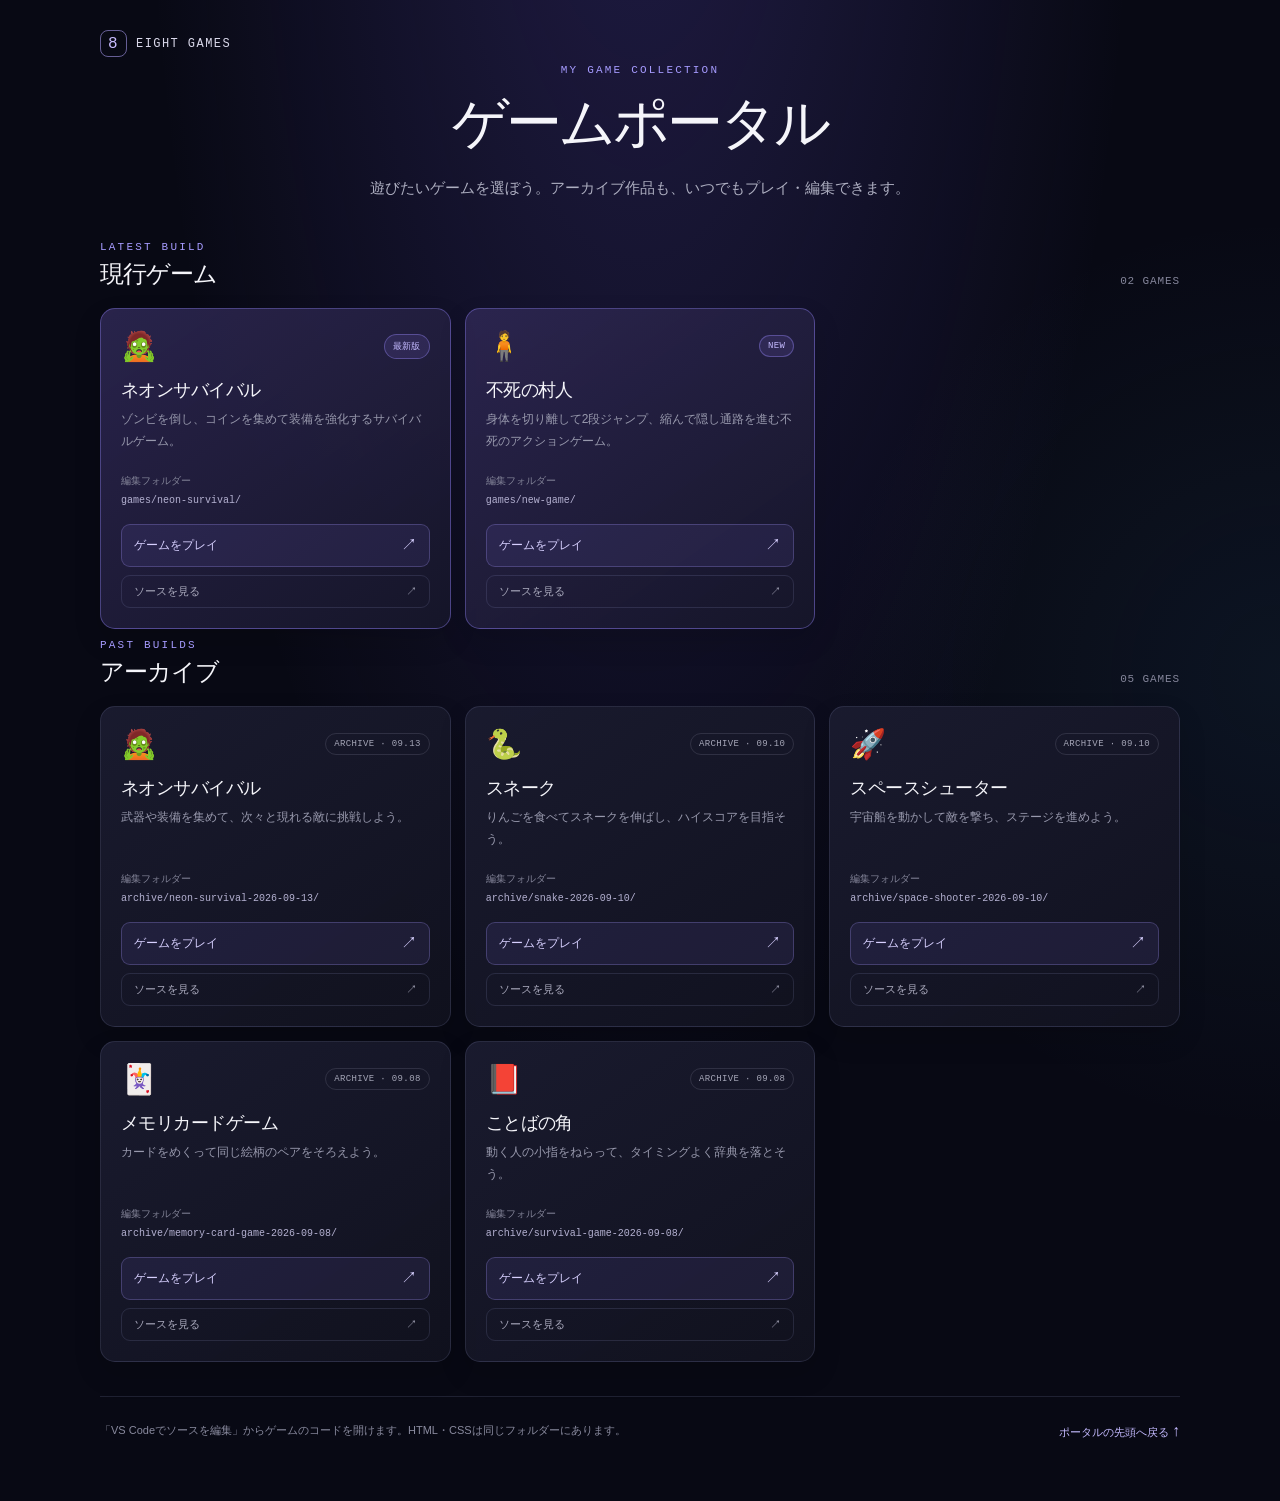
<file: index.html>
<!DOCTYPE html>
<html lang="ja">
<head>
  <meta charset="UTF-8" />
  <meta name="viewport" content="width=device-width, initial-scale=1.0" />
  <meta name="theme-color" content="#080914" />
  <title>ゲームポータル | EIGHT GAMES</title>
  <link rel="stylesheet" href="games.css" />
</head>
<body>
  <main class="portal" id="top">
    <header class="portal-header">
      <a class="brand" href="index.html" aria-label="ゲームポータル">
        <span class="brand-mark">8</span>
        <span>EIGHT GAMES</span>
      </a>
      <p class="eyebrow">MY GAME COLLECTION</p>
      <h1>ゲームポータル</h1>
      <p class="intro">遊びたいゲームを選ぼう。アーカイブ作品も、いつでもプレイ・編集できます。</p>
    </header>

    <section class="collection" aria-labelledby="current-heading">
      <div class="section-heading">
        <div>
          <p class="section-kicker">LATEST BUILD</p>
          <h2 id="current-heading">現行ゲーム</h2>
        </div>
        <span class="count">02 GAMES</span>
      </div>
      <div class="game-grid">
        <article class="game-card featured">
          <div class="card-top">
            <span class="game-icon" aria-hidden="true">🧟</span>
            <span class="status current">最新版</span>
          </div>
          <h3>ネオンサバイバル</h3>
          <p class="description">ゾンビを倒し、コインを集めて装備を強化するサバイバルゲーム。</p>
          <p class="folder"><span>編集フォルダー</span><code>games/neon-survival/</code></p>
          <a class="play-link" href="games/neon-survival/index.html" target="_blank" rel="noopener">ゲームをプレイ <span aria-hidden="true">↗</span></a>
          <a class="edit-link" data-source="games/neon-survival/neon-survival.js">VS Codeでソースを編集 <span aria-hidden="true">↗</span></a>
        </article>

        <article class="game-card featured">
          <div class="card-top">
            <span class="game-icon" aria-hidden="true">🧍</span>
            <span class="status current">NEW</span>
          </div>
          <h3>不死の村人</h3>
          <p class="description">身体を切り離して2段ジャンプ、縮んで隠し通路を進む不死のアクションゲーム。</p>
          <p class="folder"><span>編集フォルダー</span><code>games/new-game/</code></p>
          <a class="play-link" href="games/new-game/index.html" target="_blank" rel="noopener">ゲームをプレイ <span aria-hidden="true">↗</span></a>
          <a class="edit-link" data-source="games/new-game/game.js">VS Codeでソースを編集 <span aria-hidden="true">↗</span></a>
        </article>
      </div>
    </section>

    <section class="collection" aria-labelledby="archive-heading">
      <div class="section-heading">
        <div>
          <p class="section-kicker">PAST BUILDS</p>
          <h2 id="archive-heading">アーカイブ</h2>
        </div>
        <span class="count">05 GAMES</span>
      </div>
      <div class="game-grid">
        <article class="game-card">
          <div class="card-top">
            <span class="game-icon" aria-hidden="true">🧟</span>
            <span class="status">ARCHIVE · 09.13</span>
          </div>
          <h3>ネオンサバイバル</h3>
          <p class="description">武器や装備を集めて、次々と現れる敵に挑戦しよう。</p>
          <p class="folder"><span>編集フォルダー</span><code>archive/neon-survival-2026-09-13/</code></p>
          <a class="play-link" href="archive/neon-survival-2026-09-13/index.html" target="_blank" rel="noopener">ゲームをプレイ <span aria-hidden="true">↗</span></a>
          <a class="edit-link" data-source="archive/neon-survival-2026-09-13/game.js">VS Codeでソースを編集 <span aria-hidden="true">↗</span></a>
        </article>

        <article class="game-card">
          <div class="card-top">
            <span class="game-icon" aria-hidden="true">🐍</span>
            <span class="status">ARCHIVE · 09.10</span>
          </div>
          <h3>スネーク</h3>
          <p class="description">りんごを食べてスネークを伸ばし、ハイスコアを目指そう。</p>
          <p class="folder"><span>編集フォルダー</span><code>archive/snake-2026-09-10/</code></p>
          <a class="play-link" href="archive/snake-2026-09-10/index.html" target="_blank" rel="noopener">ゲームをプレイ <span aria-hidden="true">↗</span></a>
          <a class="edit-link" data-source="archive/snake-2026-09-10/game.js">VS Codeでソースを編集 <span aria-hidden="true">↗</span></a>
        </article>

        <article class="game-card">
          <div class="card-top">
            <span class="game-icon" aria-hidden="true">🚀</span>
            <span class="status">ARCHIVE · 09.10</span>
          </div>
          <h3>スペースシューター</h3>
          <p class="description">宇宙船を動かして敵を撃ち、ステージを進めよう。</p>
          <p class="folder"><span>編集フォルダー</span><code>archive/space-shooter-2026-09-10/</code></p>
          <a class="play-link" href="archive/space-shooter-2026-09-10/index.html" target="_blank" rel="noopener">ゲームをプレイ <span aria-hidden="true">↗</span></a>
          <a class="edit-link" data-source="archive/space-shooter-2026-09-10/game.js">VS Codeでソースを編集 <span aria-hidden="true">↗</span></a>
        </article>

        <article class="game-card">
          <div class="card-top">
            <span class="game-icon" aria-hidden="true">🃏</span>
            <span class="status">ARCHIVE · 09.08</span>
          </div>
          <h3>メモリカードゲーム</h3>
          <p class="description">カードをめくって同じ絵柄のペアをそろえよう。</p>
          <p class="folder"><span>編集フォルダー</span><code>archive/memory-card-game-2026-09-08/</code></p>
          <a class="play-link" href="archive/memory-card-game-2026-09-08/index.html" target="_blank" rel="noopener">ゲームをプレイ <span aria-hidden="true">↗</span></a>
          <a class="edit-link" data-source="archive/memory-card-game-2026-09-08/game.js">VS Codeでソースを編集 <span aria-hidden="true">↗</span></a>
        </article>

        <article class="game-card">
          <div class="card-top">
            <span class="game-icon" aria-hidden="true">📕</span>
            <span class="status">ARCHIVE · 09.08</span>
          </div>
          <h3>ことばの角</h3>
          <p class="description">動く人の小指をねらって、タイミングよく辞典を落とそう。</p>
          <p class="folder"><span>編集フォルダー</span><code>archive/survival-game-2026-09-08/</code></p>
          <a class="play-link" href="archive/survival-game-2026-09-08/index.html" target="_blank" rel="noopener">ゲームをプレイ <span aria-hidden="true">↗</span></a>
          <a class="edit-link" data-source="archive/survival-game-2026-09-08/game.js">VS Codeでソースを編集 <span aria-hidden="true">↗</span></a>
        </article>
      </div>
    </section>

    <footer class="portal-footer">
      <p>「VS Codeでソースを編集」からゲームのコードを開けます。HTML・CSSは同じフォルダーにあります。</p>
      <a href="#top">ポータルの先頭へ戻る <span aria-hidden="true">↑</span></a>
    </footer>
  </main>
  <script>
    document.querySelectorAll(".edit-link").forEach((link) => {
      const source = new URL(link.dataset.source, window.location.href);
      if (window.location.protocol === "file:") {
        const path = decodeURIComponent(source.pathname).replace(/^\/([A-Za-z]:\/)/, "$1");
        link.href = `vscode://file/${path}`;
      } else {
        link.href = source.href;
        link.childNodes[0].nodeValue = "ソースを見る ";
      }
    });
  </script>
</body>
</html>
</file>
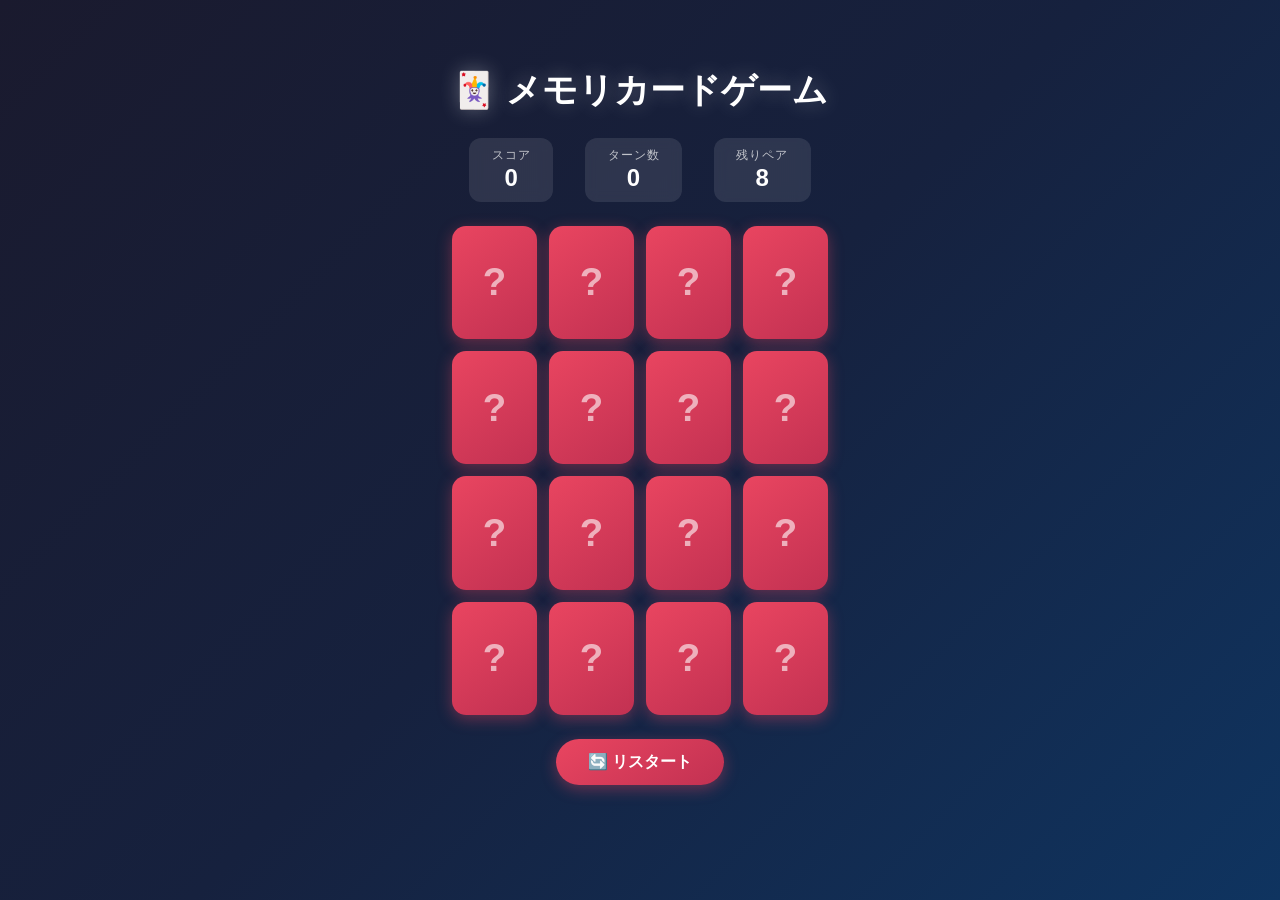
<file: archive/memory-card-game-2026-09-08/index.html>
<!DOCTYPE html>
<html lang="ja">
<head>
  <meta charset="UTF-8" />
  <meta name="viewport" content="width=device-width, initial-scale=1.0" />
  <title>メモリカードゲーム</title>
  <link rel="stylesheet" href="style.css" />
</head>
<body>
  <div class="container">
    <h1>🃏 メモリカードゲーム</h1>
    <div class="info-bar">
      <div class="info">
        <span class="label">スコア</span>
        <span class="value" id="score">0</span>
      </div>
      <div class="info">
        <span class="label">ターン数</span>
        <span class="value" id="moves">0</span>
      </div>
      <div class="info">
        <span class="label">残りペア</span>
        <span class="value" id="pairs">8</span>
      </div>
    </div>
    <div class="board" id="board"></div>
    <button class="restart-btn" id="restart">🔄 リスタート</button>
    <div class="message" id="message"></div>
  </div>
  <script src="game.js"></script>
</body>
</html>
</file>
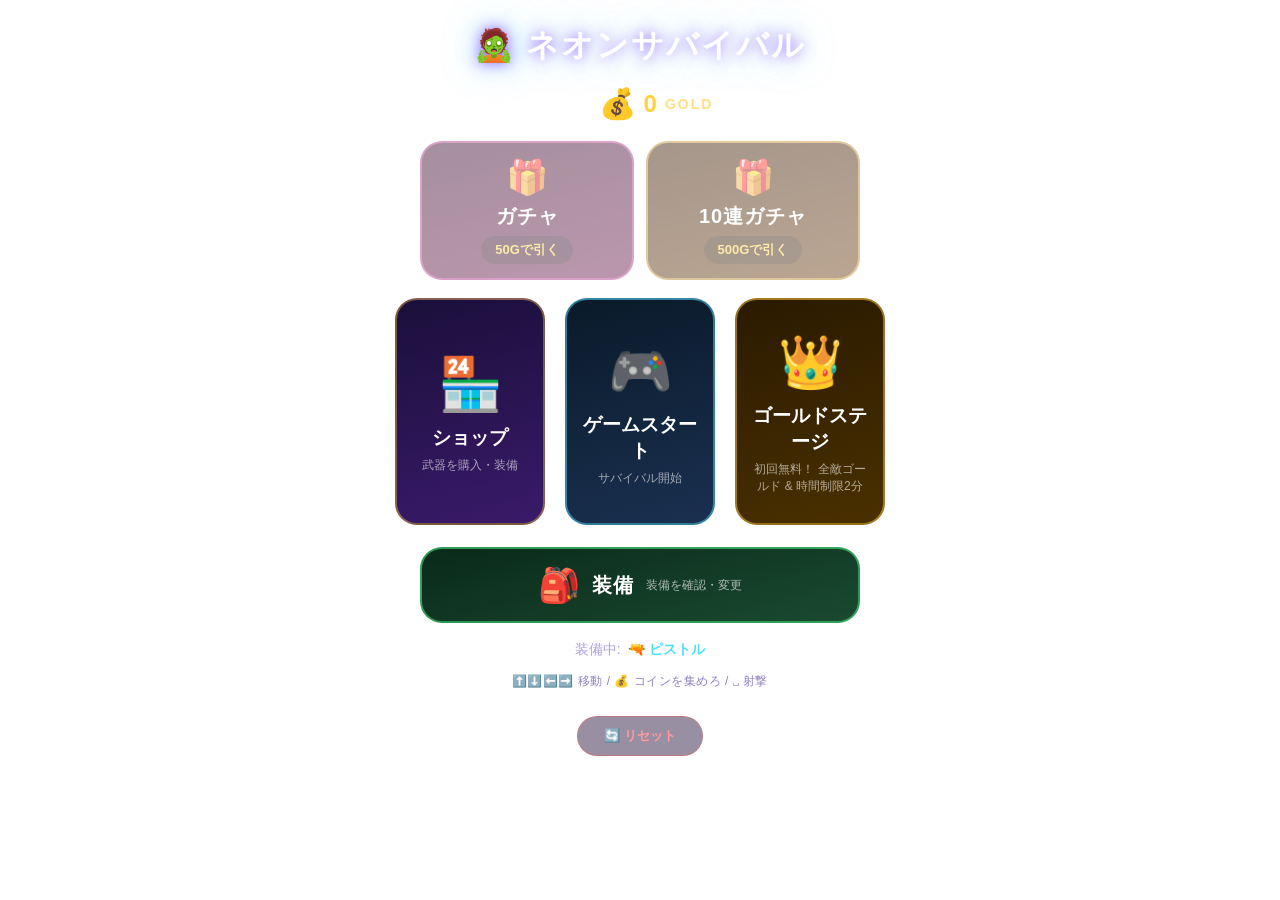
<file: archive/neon-survival-2026-09-13/index.html>
﻿<!DOCTYPE html>
<html lang="ja">
<head>
  <meta charset="UTF-8" />
  <meta name="viewport" content="width=device-width, initial-scale=1.0, user-scalable=no" />
  <title>🧟 ネオンサバイバル</title>
  <link rel="stylesheet" href="style.css" />
</head>
<body>
  <!-- ═══ ホーム画面 ═══ -->
  <div class="container" id="homeScreen">
    <h1>🧟 ネオンサバイバル</h1>
    <div class="gold-bar">
　      <span class="gold-icon">💰</span>
      <span class="gold-value" id="homeGold">0</span>
      <span class="gold-label">GOLD</span>
    </div>
    <!-- ガチャ（ゲームスタートの上） -->
    <div class="gacha-row">
      <button class="gacha-btn" id="gachaBtn">
        <span class="gacha-icon">🎁</span>
        <span class="gacha-title">ガチャ</span>
        <span class="gacha-cost">50Gで引く</span>
      </button>
      <button class="gacha-btn gacha-btn-10" id="gachaBtn10">
        <span class="gacha-icon">🎁</span>
        <span class="gacha-title">10連ガチャ</span>
        <span class="gacha-cost">500Gで引く</span>
      </button>
    </div>
    <div class="home-menu">
      <button class="home-card shop-card" id="shopBtn">
        <div class="card-icon">🏪</div>
        <div class="card-title">ショップ</div>
        <div class="card-desc">武器を購入・装備</div>
      </button>
      <button class="home-card start-card" id="homeStartBtn">
        <div class="card-icon">🎮</div>
        <div class="card-title">ゲームスタート</div>
        <div class="card-desc">サバイバル開始</div>
      </button>
      <button class="home-card gold-stage-card" id="goldStageBtn">
        <div class="card-icon">👑</div>
        <div class="card-title">ゴールドステージ</div>
        <div class="card-desc">1000Gで挑戦！ 全敵ゴールド & 時間制限2分</div>
      </button>
    </div>
    <!-- 装備（ゲームスタートの下） -->
    <button class="equip-btn" id="equipBtn">
      <span class="equip-icon">🎒</span>
      <span class="equip-title">装備</span>
      <span class="equip-desc">装備を確認・変更</span>
    </button>
    <div class="equipped-info">
      装備中: <span id="equippedName" class="equipped-name">🔫 ピストル</span>
    </div>
    <div class="home-controls">
      ⬆️⬇️⬅️➡️ 移動 / 💰 コインを集めろ / ␣ 射撃
    </div>
    <button class="reset-btn" id="resetBtn">🔄 リセット</button>

    <!-- ガチャ結果モーダル -->
    <div class="gacha-modal hidden" id="gachaModal">
      <div class="gacha-modal-content">
        <h2>🎁 ガチャ</h2>
        <div id="gachaResult"></div>
        <!-- 宝箱演出 -->
        <div class="gacha-chest-wrap hidden" id="gachaChestWrap">
          <div class="gacha-chest" id="gachaChest">
            <div class="chest-lid"></div>
            <div class="chest-base"></div>
            <div class="chest-lock"></div>
            <div class="chest-glow"></div>
            <div class="chest-rays"></div>
          </div>
          <div class="chest-text" id="chestText">ガチャを引いています...</div>
        </div>
        <button class="start-btn" id="gachaCloseBtn">OK</button>
      </div>
    </div>
  </div>

  <!-- ═══ 装備画面 ═══ -->
  <div class="container hidden" id="equipScreen">
    <h1>🎒 装備</h1>
    <div class="gold-bar">
      <span class="gold-icon">💰</span>
      <span class="gold-value" id="equipGold">0</span>
      <span class="gold-label">GOLD</span>
    </div>
    <div class="equip-list" id="equipList"></div>
    <button class="back-btn" id="equipBackBtn">← ホームに戻る</button>
  </div>

  <!-- ═══ ショップ画面 ═══ -->
  <div class="container hidden" id="shopScreen">
    <h1>🏪 ショップ</h1>
    <div class="gold-bar">
      <span class="gold-icon">💰</span>
      <span class="gold-value" id="shopGold">0</span>
      <span class="gold-label">GOLD</span>
    </div>
    <div class="shop-list" id="shopList"></div>
    <button class="back-btn" id="shopBackBtn">← ホームに戻る</button>
  </div>

  <!-- ═══ ゲーム画面 ═══ -->
  <div class="container hidden" id="gameScreen">
    <h1>🧟 ネオンサバイバル</h1>
    <div class="info-bar">
      <div class="info">
        <span class="label">スコア</span>
        <span class="value" id="score">0</span>
      </div>
      <div class="info">
        <span class="label">HP</span>
        <div class="value hp-bar" id="hp"></div>
      </div>
      <div class="info">
        <span class="label">ウェーブ</span>
        <span class="value" id="wave">1</span>
      </div>
      <div class="info">
        <span class="label">💰</span>
        <span class="value" id="gold">0</span>
      </div>
      <div class="info">
        <span class="label">ハイスコア</span>
        <span class="value" id="highscore">0</span>
      </div>
      <div class="info hidden" id="timerInfo">
        <span class="label">⏰ タイマー</span>
        <span class="value gold-timer" id="timer">30</span>
      </div>
    </div>
    <div class="game-wrapper">
      <canvas id="gameCanvas" width="480" height="480"></canvas>
      <div class="overlay hidden-overlay" id="overlay">
        <div class="overlay-content">
          <h2 id="overlayTitle"></h2>
          <p id="overlayText"></p>
          <button class="start-btn" id="gameOverBtn">ホームに戻る</button>
        </div>
      </div>
    </div>
    <div class="controls-info">
      <span>⬆️⬇️⬅️➡️ 移動</span>
      <span>💥 スペースで射撃</span>
    </div>
    <div class="mobile-controls" id="mobileControls">
      <button class="ctrl-btn" id="btnUp">▲</button>
      <div class="ctrl-row">
        <button class="ctrl-btn" id="btnLeft">◀</button>
        <button class="ctrl-btn" id="btnDown">▼</button>
        <button class="ctrl-btn" id="btnRight">▶</button>
      </div>
    </div>
  </div>
  <script src="game.js?v=20"></script>
</body>
</html>
</file>
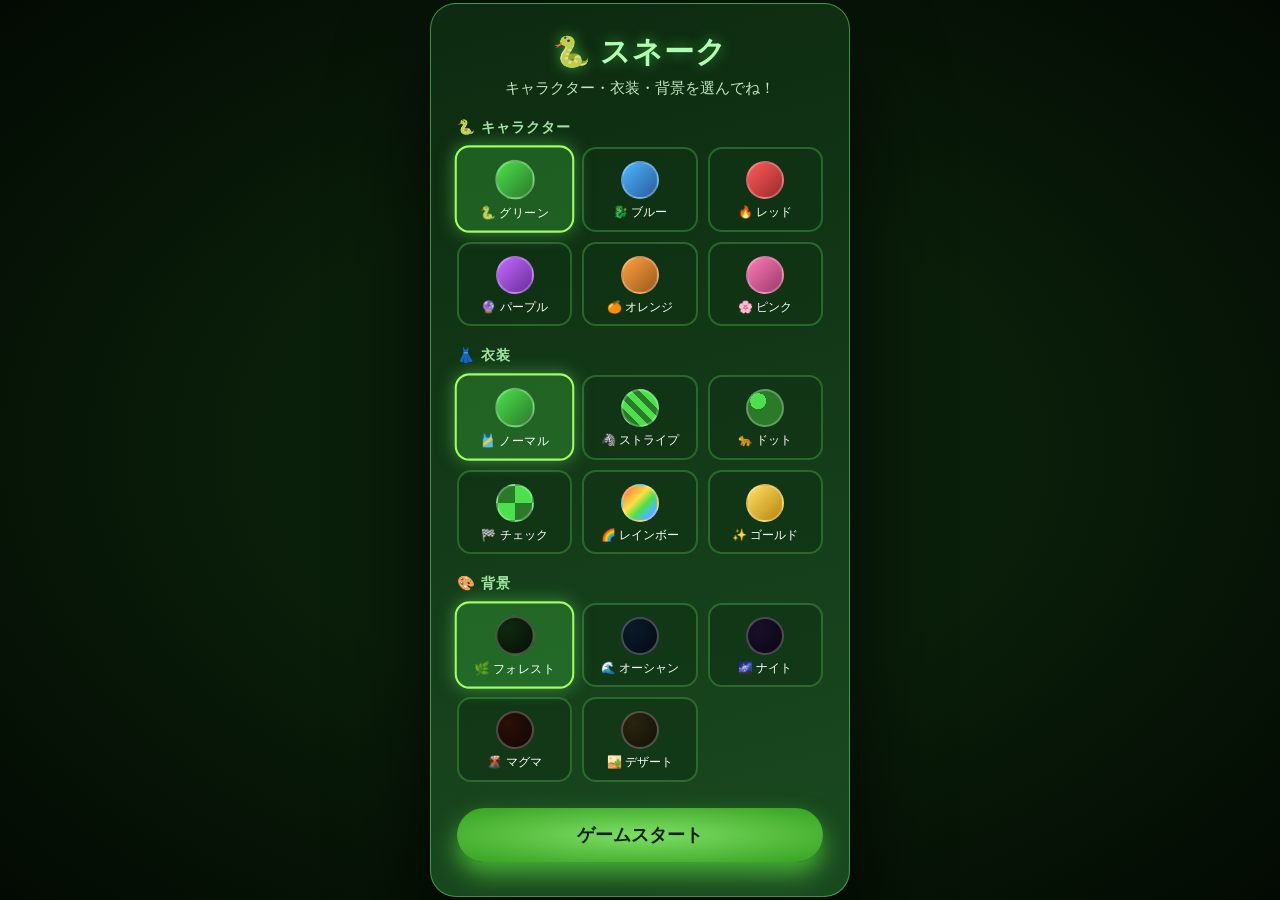
<file: archive/snake-2026-09-10/index.html>
<!DOCTYPE html>
<html lang="ja">
<head>
  <meta charset="UTF-8" />
  <meta name="viewport" content="width=device-width, initial-scale=1.0, user-scalable=no" />
  <title>🐍 スネーク</title>
  <link rel="stylesheet" href="style.css" />
</head>
<body>
  <div class="container">
    <h1>🐍 スネーク</h1>
    <div class="info-bar">
      <div class="info">
        <span class="label">スコア</span>
        <span class="value" id="score">0</span>
      </div>
      <div class="info">
        <span class="label">長さ</span>
        <span class="value" id="length">3</span>
      </div>
      <div class="info">
        <span class="label">レベル</span>
        <span class="value" id="level">1</span>
      </div>
      <div class="info">
        <span class="label">ハイスコア</span>
        <span class="value" id="highscore">0</span>
      </div>
    </div>
    <div class="game-wrapper">
      <canvas id="gameCanvas" width="480" height="480"></canvas>
      <div class="overlay" id="overlay">
        <div class="overlay-content">
          <h2 id="overlayTitle">🐍 スネーク</h2>
          <p id="overlayText">矢印キー / WASD で移動<br>食べるたびにスネークが長くなる！<br>壁や自分に当たるとゲームオーバー</p>
          <button class="start-btn" id="startBtn">ゲームスタート</button>
          <button class="home-btn" id="homeBtn">🏠 ホームへ戻る</button>
        </div>
      </div>
    </div>
    <div class="controls-info">
      <span>⬆️⬇️⬅️➡️ 移動</span>
      <span>🍎 りんごを食べて伸ばそう</span>
    </div>
    <!-- モバイル用コントローラー -->
    <div class="mobile-controls" id="mobileControls">
      <button class="ctrl-btn" id="btnUp">▲</button>
      <div class="ctrl-row">
        <button class="ctrl-btn" id="btnLeft">◀</button>
        <button class="ctrl-btn" id="btnDown">▼</button>
        <button class="ctrl-btn" id="btnRight">▶</button>
      </div>
    </div>
  </div>

  <!-- ホーム画面 -->
  <div class="home-screen" id="homeScreen">
    <div class="home-panel">
      <h2>🐍 スネーク</h2>
      <p class="home-sub">キャラクター・衣装・背景を選んでね！</p>
      <div class="select-section">
        <h3>🐍 キャラクター</h3>
        <div class="select-grid" id="charSelect"></div>
      </div>
      <div class="select-section">
        <h3>👗 衣装</h3>
        <div class="select-grid" id="costumeSelect"></div>
      </div>
      <div class="select-section">
        <h3>🎨 背景</h3>
        <div class="select-grid" id="bgSelect"></div>
      </div>
      <button class="start-btn" id="homeStartBtn">ゲームスタート</button>
    </div>
  </div>
  <script src="game.js"></script>
</body>
</html>
</file>
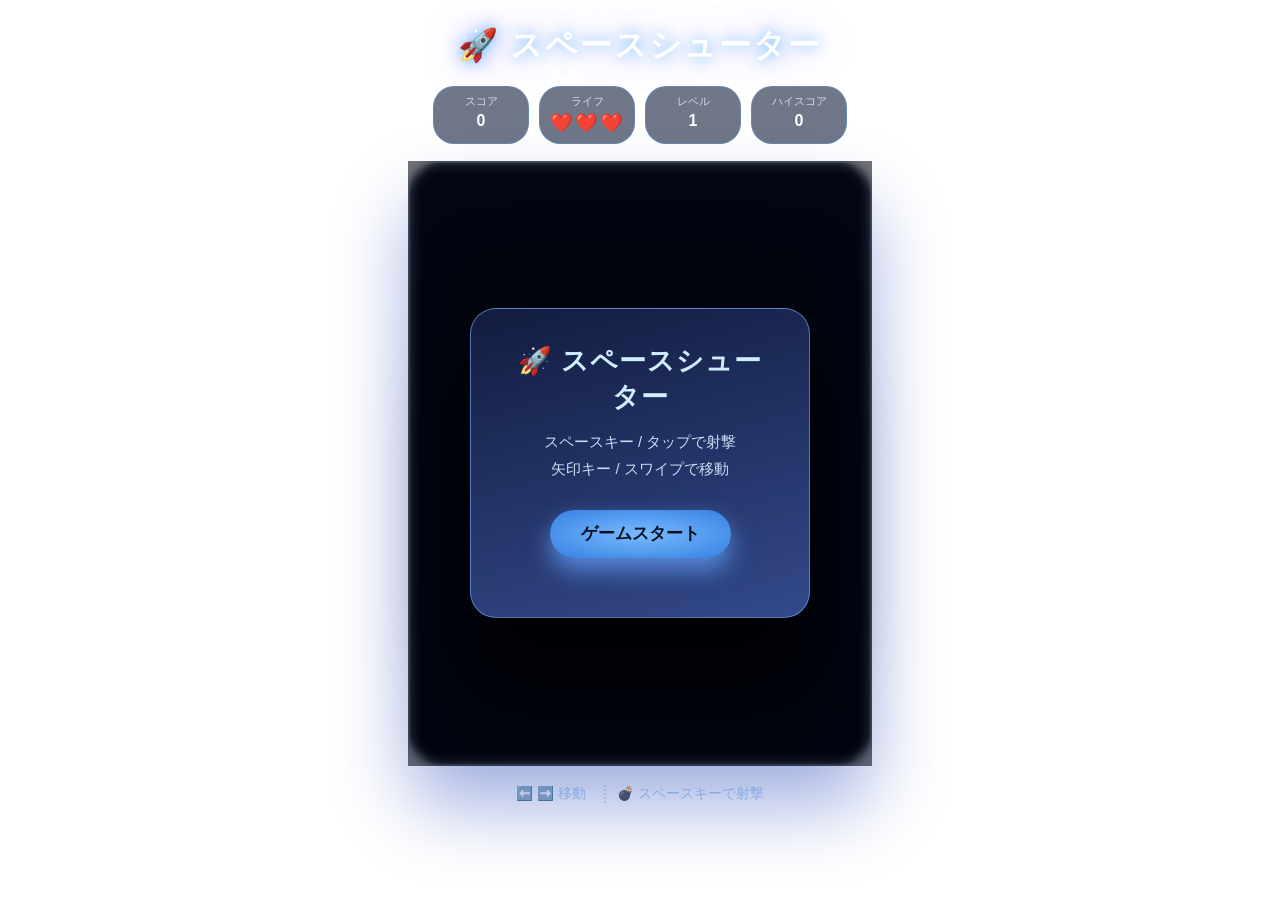
<file: archive/space-shooter-2026-09-10/index.html>
<!DOCTYPE html>
<html lang="ja">
<head>
  <meta charset="UTF-8" />
  <meta name="viewport" content="width=device-width, initial-scale=1.0" />
  <title>🚀 スペースシューター</title>
  <link rel="stylesheet" href="style.css" />
</head>
<body>
  <div class="container">
    <h1>🚀 スペースシューター</h1>
    <div class="info-bar">
      <div class="info">
        <span class="label">スコア</span>
        <span class="value" id="score">0</span>
      </div>
      <div class="info">
        <span class="label">ライフ</span>
        <span class="value" id="lives">❤️❤️❤️</span>
      </div>
      <div class="info">
        <span class="label">レベル</span>
        <span class="value" id="level">1</span>
      </div>
      <div class="info">
        <span class="label">ハイスコア</span>
        <span class="value" id="highscore">0</span>
      </div>
    </div>
    <div class="game-wrapper">
      <canvas id="gameCanvas" width="480" height="640"></canvas>
      <div class="overlay" id="overlay">
        <div class="overlay-content">
          <h2 id="overlayTitle">🚀 スペースシューター</h2>
          <p id="overlayText">スペースキー / タップで射撃<br>矢印キー / スワイプで移動</p>
          <button class="start-btn" id="startBtn">ゲームスタート</button>
        </div>
      </div>
    </div>
    <div class="controls-info">
      <span>⬅️ ➡️ 移動</span>
      <span>💣 スペースキーで射撃</span>
    </div>
  </div>
  <script src="game.js"></script>
</body>
</html>
</file>
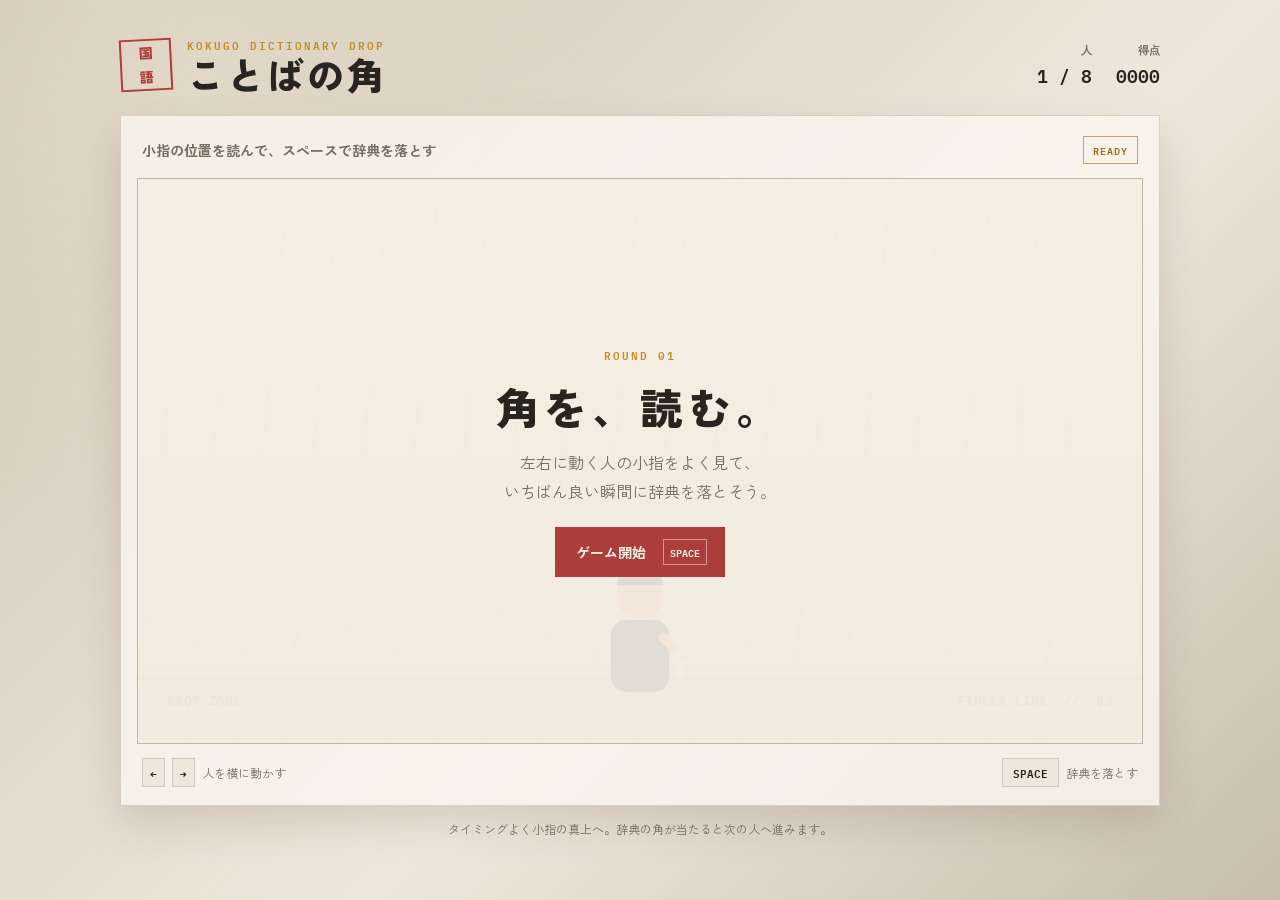
<file: archive/survival-game-2026-09-08/index.html>
<!DOCTYPE html>
<html lang="ja">
<head>
  <meta charset="UTF-8" />
  <meta name="viewport" content="width=device-width, initial-scale=1.0" />
  <title>ことばの角</title>
  <link rel="preconnect" href="https://fonts.googleapis.com" />
  <link rel="preconnect" href="https://fonts.gstatic.com" crossorigin />
  <link href="https://fonts.googleapis.com/css2?family=IBM+Plex+Mono:wght@500;600&family=Zen+Kaku+Gothic+New:wght@500;700;900&display=swap" rel="stylesheet" />
  <link rel="stylesheet" href="style.css" />
</head>
<body>
  <main class="game-shell">
    <header class="topbar">
      <div class="brand-mark"><span>国</span><span>語</span></div>
      <div><p class="eyebrow">KOKUGO DICTIONARY DROP</p><h1>ことばの角</h1></div>
      <div class="stats" aria-label="ゲーム情報"><div><span>人</span><strong id="personValue">1 / 8</strong></div><div><span>得点</span><strong id="scoreValue">0000</strong></div></div>
    </header>
    <section class="play-card">
      <div class="instruction-row"><p id="message">小指の位置を読んで、スペースで辞典を落とす</p><span class="status-dot" id="statusDot">READY</span></div>
      <div class="arena-wrap">
        <canvas id="world" width="960" height="540" aria-label="辞典を落として小指を狙うゲーム画面"></canvas>
        <div class="start-panel" id="startPanel"><p class="panel-kicker">ROUND 01</p><h2>角を、読む。</h2><p>左右に動く人の小指をよく見て、<br />いちばん良い瞬間に辞典を落とそう。</p><button class="primary-btn" id="startButton">ゲーム開始 <span>SPACE</span></button></div>
        <div class="result-panel hidden" id="resultPanel"><p class="panel-kicker">ALL DONE</p><h2 id="resultTitle">全員クリア</h2><p id="resultText">見事な角度でした。</p><button class="primary-btn" id="retryButton">もう一度 <span>R</span></button></div>
      </div>
      <div class="control-row"><div class="key-guide"><kbd>←</kbd><kbd>→</kbd><span>人を横に動かす</span></div><div class="drop-guide"><kbd>SPACE</kbd><span>辞典を落とす</span></div></div>
    </section>
    <footer>タイミングよく小指の真上へ。辞典の角が当たると次の人へ進みます。</footer>
  </main>
  <script src="game.js"></script>
</body>
</html>
</file>
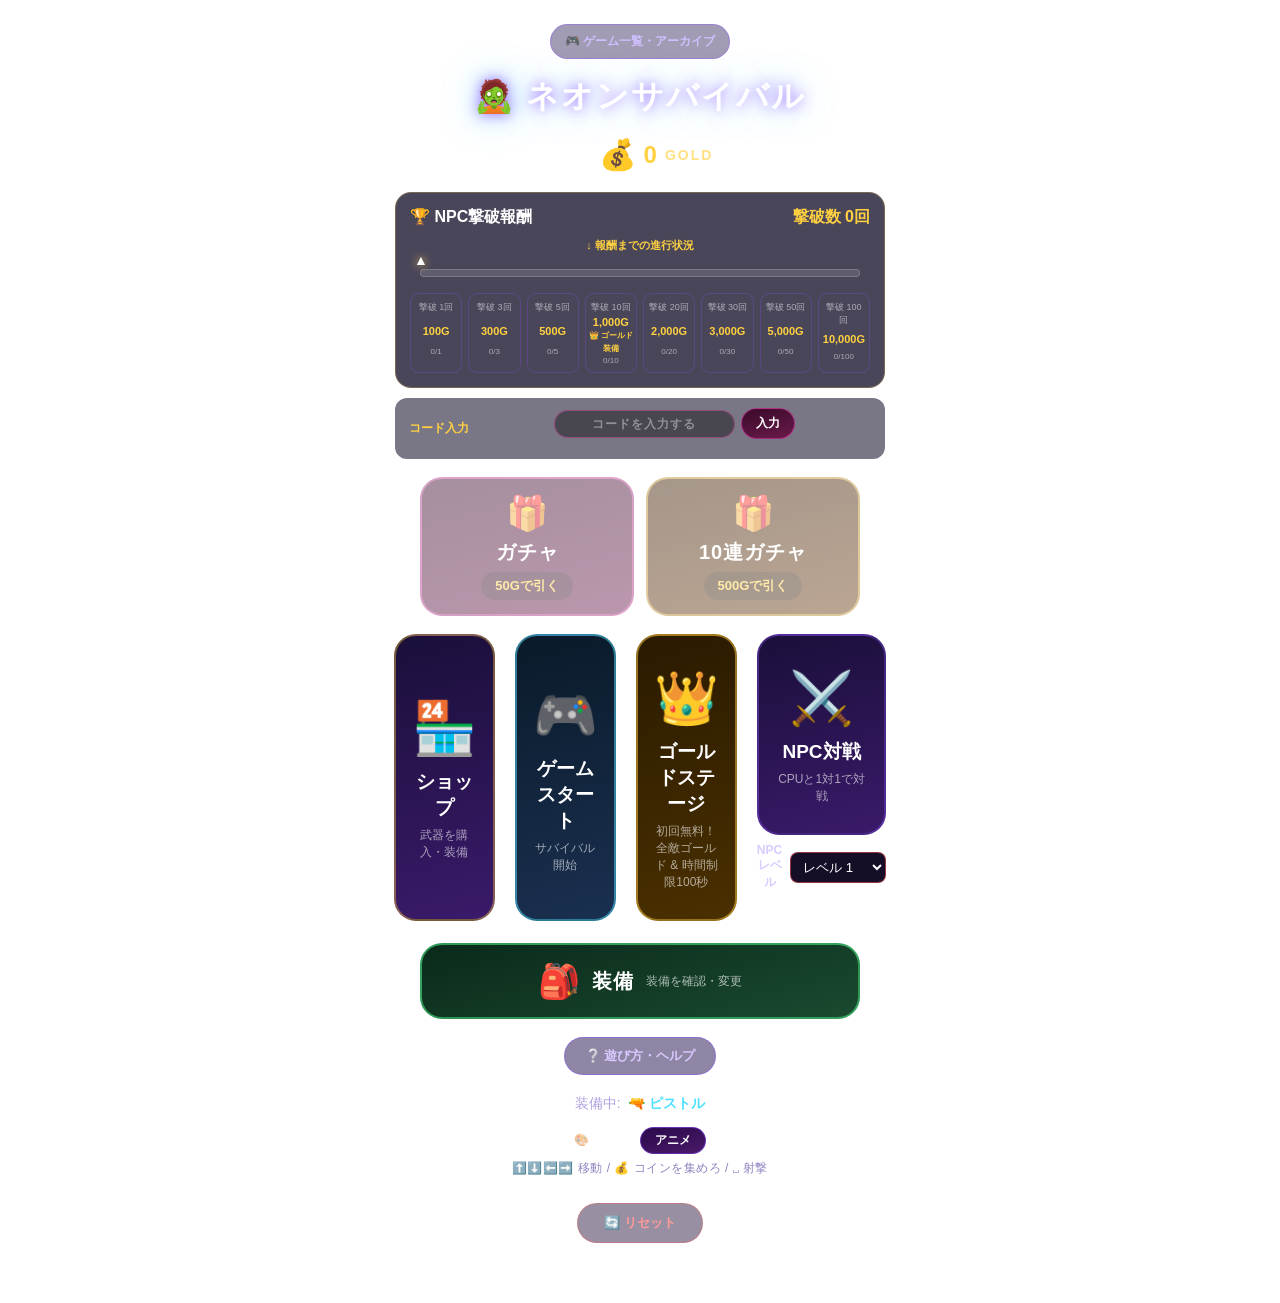
<file: games/neon-survival/index.html>
﻿<!DOCTYPE html>
<html lang="ja">
<head>
  <meta charset="UTF-8" />
  <meta name="viewport" content="width=device-width, initial-scale=1.0, user-scalable=no" />
  <title>🧟 ネオンサバイバル</title>
  <link rel="stylesheet" href="neon-survival.css" />
</head>
<body>
  <!-- ═══ ホーム画面 ═══ -->
  <div class="container" id="homeScreen">
    <a class="portal-link" href="../../index.html">🎮 ゲーム一覧・アーカイブ</a>
    <h1>🧟 ネオンサバイバル</h1>
    <div class="gold-bar">
　      <span class="gold-icon">💰</span>
      <span class="gold-value" id="homeGold">0</span>
      <span class="gold-label">GOLD</span>
    </div>
    <!-- クリア報酬とコード入力を分けて表示 -->
    <div class="reward-code-bar">
      <section class="clear-rewards" aria-label="クリア報酬">
        <div class="clear-rewards-title">
          <span>🏆 NPC撃破報酬</span>
          <strong>撃破数 <span id="clearCount">0</span>回</strong>
        </div>
        <div class="clear-reward-progress-label">↓ 報酬までの進行状況</div>
        <div class="clear-reward-track">
          <div class="clear-reward-progress" id="clearRewardProgress"></div>
          <span class="clear-current-marker" id="clearCurrentMarker">▲</span>
        </div>
        <div class="clear-reward-list" id="clearRewardList"></div>
      </section>
      <div class="code-reward-side">
        <span class="code-section-title">コード入力</span>
        <div class="code-row">
          <input type="text" id="codeInput" class="code-input" placeholder="コードを入力する" maxlength="20" autocomplete="off" />
          <button class="code-btn" id="codeBtn">入力</button>
        </div>
        <div class="code-msg hidden" id="codeMsg"></div>
      </div>
    </div>
    <!-- ガチャ（ゲームスタートの上） -->
    <div class="gacha-row">
      <button class="gacha-btn" id="gachaBtn">
        <span class="gacha-icon">🎁</span>
        <span class="gacha-title">ガチャ</span>
        <span class="gacha-cost">50Gで引く</span>
      </button>
      <button class="gacha-btn gacha-btn-10" id="gachaBtn10">
        <span class="gacha-icon">🎁</span>
        <span class="gacha-title">10連ガチャ</span>
        <span class="gacha-cost">500Gで引く</span>
      </button>
    </div>
    <div class="home-menu">
      <button class="home-card shop-card" id="shopBtn">
        <div class="card-icon">🏪</div>
        <div class="card-title">ショップ</div>
        <div class="card-desc">武器を購入・装備</div>
      </button>
      <button class="home-card start-card" id="homeStartBtn">
        <div class="card-icon">🎮</div>
        <div class="card-title">ゲームスタート</div>
        <div class="card-desc">サバイバル開始</div>
      </button>
      <button class="home-card gold-stage-card" id="goldStageBtn">
        <div class="card-icon">👑</div>
        <div class="card-title">ゴールドステージ</div>
        <div class="card-desc">1000Gで挑戦！ 全敵ゴールド & 時間制限100秒</div>
      </button>
      <div class="npc-card-wrap">
        <button class="home-card npc-card" id="npcBattleBtn">
          <div class="card-icon">⚔️</div>
          <div class="card-title">NPC対戦</div>
          <div class="card-desc">CPUと1対1で対戦</div>
        </button>
        <label class="npc-level-label" for="npcLevelSelect">NPCレベル
          <select id="npcLevelSelect" class="npc-level-select" aria-label="NPCレベルを選択">
            <option value="1">レベル 1</option>
            <option value="2">レベル 2</option>
            <option value="3">レベル 3</option>
            <option value="4">レベル 4</option>
            <option value="5">レベル 5</option>
            <option value="6">レベル 6</option>
            <option value="7">レベル 7</option>
            <option value="8">レベル 8</option>
            <option value="9">レベル 9</option>
            <option value="10">レベル 10</option>
          </select>
        </label>
      </div>
    </div>
    <!-- 装備（ゲームスタートの下） -->
    <button class="equip-btn" id="equipBtn">
      <span class="equip-icon">🎒</span>
      <span class="equip-title">装備</span>
      <span class="equip-desc">装備を確認・変更</span>
    </button>
    <button class="help-open-btn" id="helpBtn" type="button">❔ 遊び方・ヘルプ</button>
    <div class="equipped-info">
      装備中: <span id="equippedName" class="equipped-name">🔫 ピストル</span>
    </div>
    <div class="skin-row">
      <span class="skin-label">🎨 スキン:</span>
      <button class="skin-toggle" id="skinBtn">アニメ</button>
    </div>
    <div class="home-controls">
      ⬆️⬇️⬅️➡️ 移動 / 💰 コインを集めろ / ␣ 射撃
    </div>
    <button class="reset-btn" id="resetBtn">🔄 リセット</button>

    <!-- ガチャ結果モーダル -->
    <div class="gacha-modal hidden" id="gachaModal">
      <div class="gacha-modal-content">
        <h2>🎁 ガチャ</h2>
        <div id="gachaResult"></div>
        <!-- 宝箱演出 -->
        <div class="gacha-chest-wrap hidden" id="gachaChestWrap">
          <div class="gacha-chest" id="gachaChest">
            <div class="chest-lid"></div>
            <div class="chest-base"></div>
            <div class="chest-lock"></div>
            <div class="chest-glow"></div>
            <div class="chest-rays"></div>
          </div>
          <div class="chest-text" id="chestText">ガチャを引いています...</div>
        </div>
        <button class="start-btn" id="gachaCloseBtn">OK</button>
      </div>
    </div>

    <!-- 管理者パネルモーダル -->
    <div class="admin-modal hidden" id="adminModal">
      <div class="admin-modal-content">
        <h2>👑 管理者パネル</h2>
        <div class="admin-section">
          <div class="admin-label">💰 ゴールド調整</div>
          <div class="admin-row">
            <input type="number" id="adminGoldInput" class="admin-input" min="0" />
            <button class="admin-btn" id="adminGoldSetBtn">設定</button>
          </div>
        </div>
        <div class="admin-section">
          <div class="admin-label">🔫 武器・装備の解放</div>
          <button class="admin-btn admin-btn-wide" id="adminUnlockWeaponsBtn">🔫 全武器を解放</button>
          <button class="admin-btn admin-btn-wide" id="adminUnlockEquipBtn">🎒 全装備を解放</button>
          <button class="admin-btn admin-btn-wide" id="adminUnlockCheatBtn">⚡ チート武器・チート装備を解放</button>
        </div>
        <div class="admin-msg hidden" id="adminMsg"></div>
        <button class="start-btn" id="adminCloseBtn">閉じる</button>
      </div>
    </div>
  </div>

  <!-- ═══ 装備画面 ═══ -->
  <div class="container hidden" id="equipScreen">
    <h1>🎒 装備</h1>
    <div class="gold-bar">
      <span class="gold-icon">💰</span>
      <span class="gold-value" id="equipGold">0</span>
      <span class="gold-label">GOLD</span>
    </div>
    <div class="equip-list" id="equipList"></div>
    <button class="back-btn" id="equipBackBtn">← ホームに戻る</button>
  </div>

  <!-- ═══ ショップ画面 ═══ -->
  <div class="container hidden" id="shopScreen">
    <h1>🏪 ショップ</h1>
    <div class="gold-bar">
      <span class="gold-icon">💰</span>
      <span class="gold-value" id="shopGold">0</span>
      <span class="gold-label">GOLD</span>
    </div>
    <div class="shop-list" id="shopList"></div>
    <button class="back-btn" id="shopBackBtn">← ホームに戻る</button>
  </div>

  <!-- ═══ ヘルプ画面 ═══ -->
  <div class="container hidden" id="helpScreen">
    <h1>❔ 遊び方・ヘルプ</h1>
    <div class="help-content">
      <section class="help-section">
        <h2>🎮 操作方法</h2>
        <ul>
          <li>移動：矢印キー または W・A・S・D</li>
          <li>射撃：スペースキーを押す</li>
          <li>スマートフォン：画面下の方向ボタンと射撃ボタン</li>
        </ul>
      </section>
      <section class="help-section">
        <h2>🧟 ゲームの進め方</h2>
        <ul>
          <li>敵を避けながら射撃し、できるだけ長く生き残ろう。</li>
          <li>通常ステージは100秒間生き残るとクリア。HPがなくなるとゲームオーバー。</li>
          <li>敵を倒してコインやパワーアップを集め、ゴールドをためよう。</li>
          <li>クリア回数の節目を達成すると、ゴールド報酬を自動で獲得できます。</li>
          <li>ダメージを受けた時やHPが回復した時は、残りHPがプレイヤーの周囲に一時表示される。</li>
        </ul>
      </section>
      <section class="help-section">
        <h2>👑 ゴールドステージ</h2>
        <ul>
          <li>制限時間は100秒。HPは無制限です。</li>
          <li>初回は無料、2回目以降は1回につき1000Gが必要です。</li>
        </ul>
      </section>
      <section class="help-section">
        <h2>⚔️ NPC対戦</h2>
        <ul>
          <li>ホーム画面でNPCレベルを選び、「NPC対戦」を開始できます。</li>
          <li>NPCを倒すと撃破数とクリア報酬が加算されます。</li>
          <li>NPC対戦をクリアしてもボーナスコードは公開されません。</li>
        </ul>
      </section>
      <section class="help-section">
        <h2>🎁 ボーナスコード</h2>
        <ul>
          <li>通常ステージをクリアすると、公開コードが1回につき1個ずつ表示されます。</li>
          <li>表示されたコードはホーム画面の「コード入力」欄に入力できます。</li>
          <li>ゴールドステージとNPC対戦ではコードは公開されません。</li>
        </ul>
      </section>
      <section class="help-section">
        <h2>🏪 武器・装備・ガチャ</h2>
        <ul>
          <li>ショップで武器を購入し、装備画面で武器や装備を切り替えられます。</li>
          <li>ガチャは1回50G、10連は500G。装備アイテムを獲得できます。</li>
        </ul>
      </section>
    </div>
    <button class="back-btn" id="helpBackBtn" type="button">← ホームに戻る</button>
  </div>

  <!-- ═══ ゲーム画面 ═══ -->
  <div class="container hidden" id="gameScreen">
    <h1>🧟 ネオンサバイバル</h1>
    <div class="info-bar">
      <div class="info">
        <span class="label">スコア</span>
        <span class="value" id="score">0</span>
      </div>
      <div class="info">
        <span class="label">ウェーブ</span>
        <span class="value" id="wave">1</span>
      </div>
      <div class="info">
        <span class="label">💰</span>
        <span class="value" id="gold">0</span>
      </div>
      <div class="info">
        <span class="label">ハイスコア</span>
        <span class="value" id="highscore">0</span>
      </div>
      <div class="info hidden" id="timerInfo">
        <span class="label">⏰ タイマー</span>
        <span class="value gold-timer" id="timer">30</span>
      </div>
    </div>
    <div class="game-wrapper">
      <canvas id="gameCanvas" width="480" height="480"></canvas>
      <div class="overlay hidden-overlay" id="overlay">
        <div class="overlay-content">
          <h2 id="overlayTitle"></h2>
          <p id="overlayText"></p>
          <button class="start-btn" id="gameOverBtn">ホームに戻る</button>
        </div>
      </div>
    </div>
    <div class="controls-info">
      <span>⬆️⬇️⬅️➡️ 移動</span>
      <span>💥 スペースで射撃</span>
    </div>
    <button class="game-home-btn" id="gameHomeBtn">🏠 ホームに戻る</button>
    <div class="mobile-controls" id="mobileControls" aria-label="タッチ操作">
      <div class="mobile-dpad" aria-label="移動">
        <button class="ctrl-btn" id="btnUp" type="button" aria-label="上へ移動">▲</button>
        <div class="ctrl-row">
          <button class="ctrl-btn" id="btnLeft" type="button" aria-label="左へ移動">◀</button>
          <button class="ctrl-btn" id="btnDown" type="button" aria-label="下へ移動">▼</button>
          <button class="ctrl-btn" id="btnRight" type="button" aria-label="右へ移動">▶</button>
        </div>
      </div>
      <button class="ctrl-btn shoot-btn" id="btnShoot" type="button" aria-label="押して射撃">💥<span>射撃</span></button>
    </div>
  </div>
  <script src="neon-survival.js?v=24"></script>
</body>
</html>
</file>
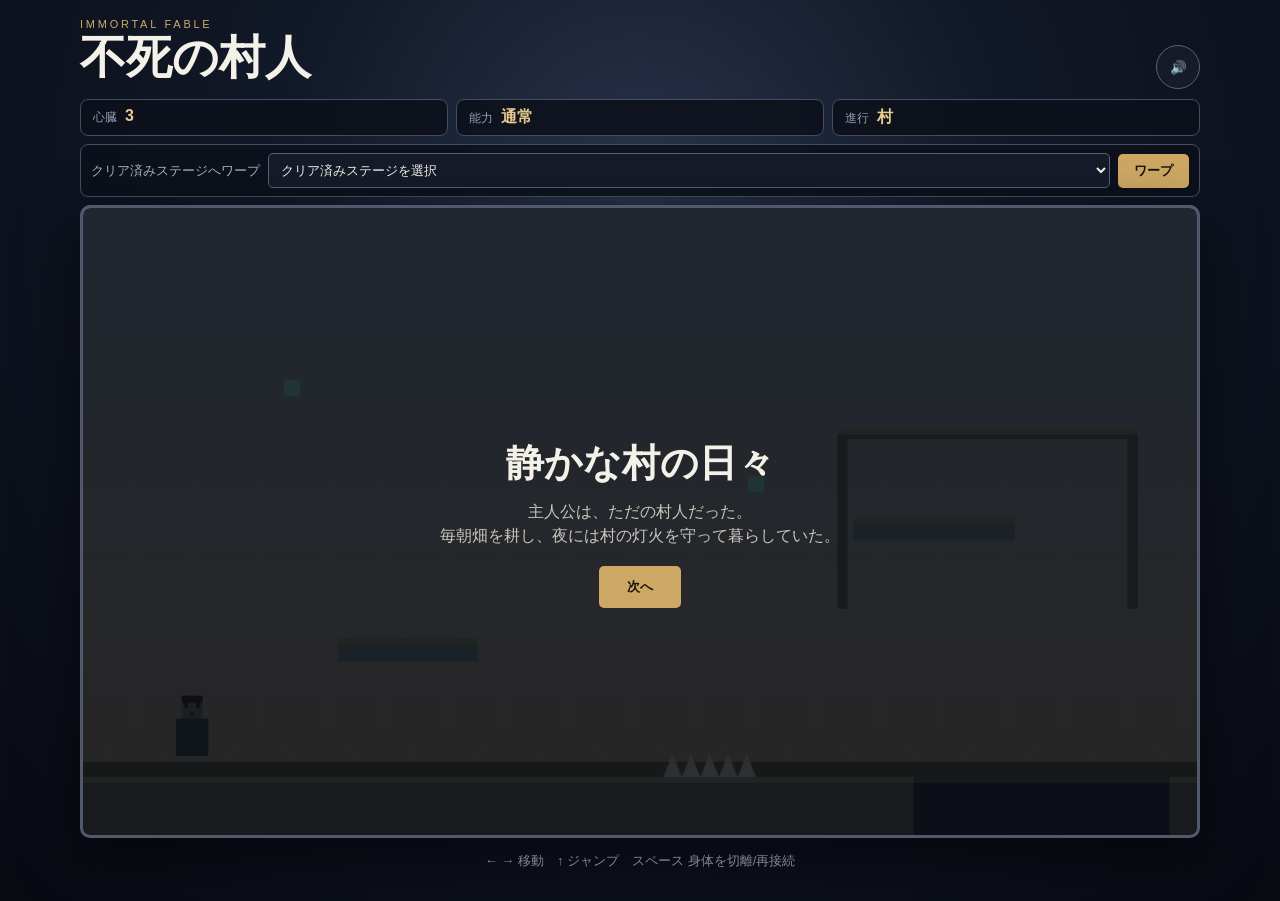
<file: games/new-game/index.html>
<!DOCTYPE html>
<html lang="ja">
<head>
  <meta charset="UTF-8" />
  <meta name="viewport" content="width=device-width, initial-scale=1.0" />
  <meta name="theme-color" content="#080914" />
  <title>不死の村人</title>
  <link rel="stylesheet" href="style.css" />
  <script src="game.js" defer></script>
</head>
<body>
  <main class="game-shell">
    <header>
      <div>
        <p class="eyebrow">IMMORTAL FABLE</p>
        <h1>不死の村人</h1>
      </div>
      <button id="soundButton" type="button">🔊</button>
    </header>
    <div class="hud">
      <div><span>心臓</span><strong id="heartCount">3</strong></div>
      <div><span>能力</span><strong id="abilityText">通常</strong></div>
      <div><span>進行</span><strong id="progressText">村</strong></div>
    </div>
    <div class="stage-warp">
      <label for="stageWarp">クリア済みステージへワープ</label>
      <select id="stageWarp"><option value="">クリア済みステージを選択</option></select>
      <button id="warpButton" type="button">ワープ</button>
    </div>
    <div id="game-root"></div>
    <p class="hint">← → 移動　↑ ジャンプ　スペース 身体を切離/再接続</p>
  </main>
</body>
</html>
</file>
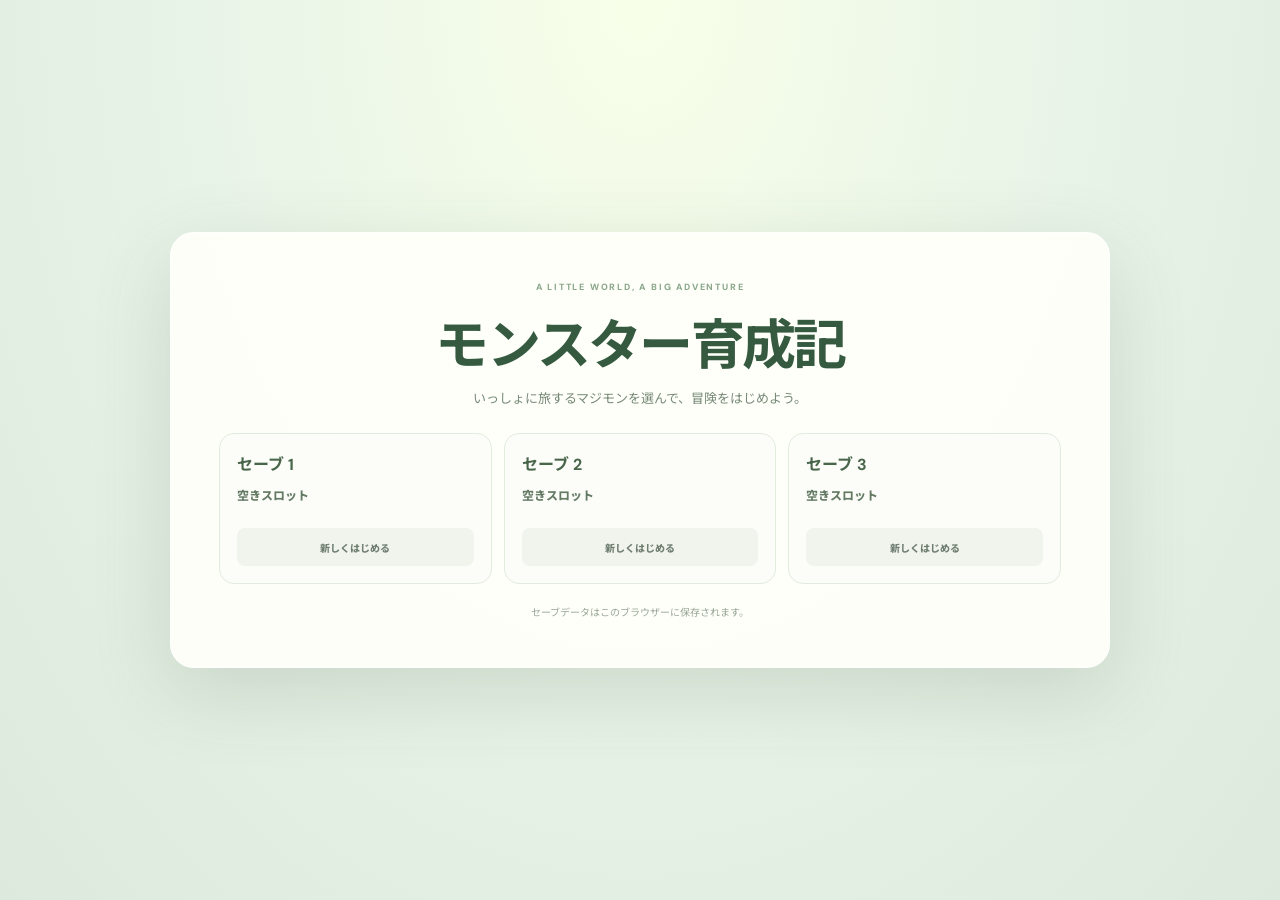
<file: games/training-rpg/index.html>
<!DOCTYPE html>
<html lang="ja">
<head>
  <meta charset="UTF-8" />
  <meta name="viewport" content="width=device-width, initial-scale=1.0" />
  <meta name="theme-color" content="#e9f4e8" />
  <title>モンスター育成記 | 旅するなかまたち</title>
  <link rel="stylesheet" href="style.css" />
  <script src="save-storage.js" defer></script>
  <script src="game-launcher.js" defer></script>
</head>
<body>
  <section class="title-screen" id="titleScreen" aria-labelledby="titleHeading">
    <div class="title-panel">
      <p class="eyebrow">A LITTLE WORLD, A BIG ADVENTURE</p>
      <h1 id="titleHeading">モンスター育成記</h1>
      <p class="title-copy">いっしょに旅するマジモンを選んで、冒険をはじめよう。</p>
      <div class="save-slots" id="saveSlots" aria-label="セーブデータ"></div>
      <p class="title-error" id="saveError" role="status" aria-live="polite" hidden></p>
      <p class="title-footnote">セーブデータはこのブラウザーに保存されます。</p>
    </div>
  </section>
  <main class="game-shell" id="gameShell" hidden>
    <header class="topbar">
      <a class="back-link" href="../../index.html">← ゲームポータル</a>
      <div class="brand"><span class="brand-icon">✿</span><span>旅するなかまたち</span></div>
      <button class="quiet-button game-menu-button" id="gameMenuButton" type="button">☰ メニュー</button>
      <div class="top-stats"><span class="gold-pill">🪙 <strong id="goldValue">80</strong> G</span><span class="level-pill">冒険者 Lv.<strong id="levelValue">1</strong></span></div>
    </header>
    <section class="intro-row">
      <div><p class="eyebrow">A LITTLE WORLD, A BIG ADVENTURE</p><h1>モンスター育成記</h1><p class="subtitle">マジモンと冒険して、出会って、強くなろう。</p></div>
      <div class="quest-card"><span class="quest-icon">✦</span><div><small>きょうの冒険</small><strong id="questText">近くのトレーナーに話しかけよう</strong></div></div>
    </section>
    <section class="game-layout">
      <div class="world-column">
        <div class="world-heading"><div><span class="online-dot"></span><strong id="locationName">みどり町はずれ</strong><span id="locationHint">風が気持ちいいね</span></div><span class="world-label">FOLLOW CAMERA · ひだまり地方</span></div>
        <div class="world-frame">
          <canvas id="world" aria-label="トレーナーと選んだマジモンが歩くフィールド"></canvas>
          <div class="map-chip">🧭 ひだまり地方</div>
          <div class="minimap-wrap"><span>WORLD MAP</span><canvas id="miniMap" class="minimap" aria-label="町と最初の5つの城、現在地を示す地方マップ"></canvas></div>
          <div class="map-legend"><span id="mapPlayerLegend">🧑 トレーナー</span><span id="mapMagimonLegend">🐕 ゴロー</span><span>✦ 話せる相手</span></div>
          <div id="nearbyHint" class="nearby-hint" aria-live="polite"></div>
        </div>
        <div class="world-controls"><p><span id="movementHint">左右で旋回 · 前後で移動 · 前進2回（2回目を長押し）で加速 · 後退2回で振り向く</span><span id="contextHint">話す・調べる <kbd>E</kbd></span></p></div>
      </div>
      <aside class="side-column">
        <section class="mini-card player-card">
          <div class="player-card-top"><span class="section-label">YOUR TRAINER</span><span class="buddy-mood">ぼうけんしゃ</span></div>
          <div class="trainer-profile"><div class="trainer-portrait">🧑</div><div><h2>トレーナー</h2><p>マジモンといっしょに冒険</p></div></div>
          <div class="partner-profile"><div id="magimonPortrait" class="buddy-portrait player-portrait">🐕</div><div><span class="section-label">YOUR MAGIMON</span><h2 id="playerName">マジモン未選択</h2><p id="playerStats">最初にマジモンを選ぼう</p></div></div>
          <div class="hp-row"><span>HP</span><div class="hp-track"><i id="playerHpBar"></i></div><strong id="playerHpText">—</strong></div>
          <button id="partyButton" class="party-button" type="button">手持ちを編成する (1/3)</button>
        </section>
        <section class="mini-card training-card">
          <div class="player-card-top"><span class="section-label">MAGIMON TRAINING</span><span class="buddy-mood">マジモン Lv.<strong id="trainingLevel">1</strong></span></div>
          <div class="xp-row"><span>つぎのレベル</span><div class="xp-track"><i id="xpBar"></i></div><strong id="xpText">0 / 30</strong></div>
          <button id="trainButton" class="train-button" type="button">✨ マジモンをトレーニング <span id="trainCost">30 XP</span></button>
        </section>
        <section class="mini-card"><div class="card-title"><span>⚔️</span><h2>冒険の記録</h2></div><div class="record-grid"><div><small>勝利</small><strong id="winCount">0</strong></div><div><small>トレーナー</small><strong id="trainerCount">0 / 7</strong></div><div><small>きずぐすり</small><strong id="potionCount">0</strong></div><div><small>ゲットボール</small><strong id="captureBallCount">2</strong></div></div><button id="dexButton" class="dex-button" type="button"><span>📖 マジモン図鑑</span><strong id="dexCount">3 / 15</strong></button></section>
        <section class="mini-card tip-card"><div class="card-title"><span>💡</span><h2>冒険のヒント</h2></div><p>トレーナーには近づいて <kbd>E</kbd>。草むらで残りの仲間たちに出会ったら、初回のゲットは確定。経験値で育てるとLv.10とLv.30で進化し、上限はLv.100。最初の5つの城を攻略するとゲートのすぐ近くにボスマジモン町が開き、異世界の5つの城をすべて攻略すると中央に魔王の城が出現するよ。魔王の城には10種類の仕掛けがあり、魔王撃破後は冒険者と手持ちがLv.100になるよ。</p></section>
        <p class="save-note">あそびの進み具合はこのブラウザーに保存されます。</p>
      </aside>
    </section>
    <div id="characterSelect" class="character-select" hidden>
      <section class="character-select-card" role="dialog" aria-modal="true" aria-labelledby="characterSelectTitle">
        <p class="dialog-kicker">YOUR ADVENTURE STARTS HERE</p>
        <h2 id="characterSelectTitle">いっしょに旅するマジモンを選ぼう</h2>
        <p class="dialog-copy">最初に選べるのは1匹だけ。第1章の城をすべて攻略すると、残りの2匹がそれぞれ対応する城の近くに現れるよ。</p>
        <div id="characterChoices" class="character-choices"></div>
      </section>
    </div>
    <div id="encounterOverlay" class="encounter-overlay" hidden aria-live="assertive">
      <div class="encounter-card">
        <p class="encounter-kicker">WILD MAGIMON</p>
        <div id="encounterEmoji" class="encounter-emoji">🐤</div>
        <h2><span id="encounterName">マジモン</span>があらわれた！</h2>
        <p>野生のマジモンが飛び出してきた！</p>
      </div>
    </div>
    <div id="castleVictoryOverlay" class="castle-victory-overlay" hidden aria-live="assertive">
      <section class="castle-victory-card">
        <span class="castle-victory-sparkles" aria-hidden="true">✦　✧　✦</span>
        <span class="castle-victory-icon" aria-hidden="true">🏰</span>
        <h2 id="castleVictoryTitle"></h2>
        <p>ボスを倒して城を制覇した！</p>
      </section>
    </div>
    <div id="dialogLayer" class="dialog-layer" hidden><section id="dialogCard" class="dialog-card" role="dialog" aria-modal="true" aria-labelledby="dialogTitle"></section></div>
    <div id="toast" class="toast" role="status" aria-live="polite"></div>
  </main>
</body>
</html>
</file>
<file: games.css>
:root {
  color-scheme: dark;
  font-family: "Segoe UI", "Yu Gothic UI", sans-serif;
  color: #f5f5fa;
  background: #080914;
  font-synthesis: none;
  text-rendering: optimizeLegibility;
  -webkit-font-smoothing: antialiased;
  --muted: #9899ad;
  --line: rgba(187, 190, 255, .13);
  --accent: #9b8cff;
}

* { box-sizing: border-box; }

body {
  min-width: 320px;
  min-height: 100vh;
  margin: 0;
  background:
    radial-gradient(ellipse at 50% -20%, rgba(105, 85, 218, .25), transparent 55%),
    radial-gradient(circle at 100% 45%, rgba(58, 137, 177, .09), transparent 30%),
    #080914;
}

a { color: inherit; }

.portal {
  width: min(100% - 40px, 1080px);
  margin: 0 auto;
  padding: 30px 0 54px;
}

.portal-header {
  position: relative;
  padding: 34px 0 30px;
  text-align: center;
}

.brand {
  position: absolute;
  top: 0;
  left: 0;
  display: inline-flex;
  align-items: center;
  gap: 9px;
  color: #d9d8ea;
  font-family: Consolas, monospace;
  font-size: 12px;
  font-weight: 500;
  letter-spacing: .12em;
  text-decoration: none;
}

.brand-mark {
  display: grid;
  width: 27px;
  height: 27px;
  place-items: center;
  border: 1px solid rgba(178, 164, 255, .55);
  border-radius: 8px;
  color: #c9bcff;
  font-size: 16px;
}

.eyebrow, .section-kicker {
  margin: 0;
  color: #a69bff;
  font-family: Consolas, monospace;
  font-size: 11px;
  letter-spacing: .2em;
}

.portal-header h1 {
  margin: 10px 0 12px;
  font-size: clamp(34px, 6vw, 56px);
  letter-spacing: -.055em;
}

.intro {
  margin: 0;
  color: #adaec0;
  font-size: 15px;
  line-height: 1.8;
}

.collection { margin-top: 10px; }

.section-heading {
  display: flex;
  align-items: end;
  justify-content: space-between;
  margin: 0 0 18px;
}

.section-heading h2 {
  margin: 5px 0 0;
  font-size: 24px;
  letter-spacing: -.04em;
}

.count {
  padding-bottom: 3px;
  color: #85869b;
  font-family: Consolas, monospace;
  font-size: 11px;
  letter-spacing: .08em;
}

.game-grid {
  display: grid;
  grid-template-columns: repeat(3, minmax(0, 1fr));
  gap: 14px;
}

.game-card {
  display: flex;
  min-width: 0;
  flex-direction: column;
  padding: 20px;
  border: 1px solid var(--line);
  border-radius: 15px;
  background: linear-gradient(145deg, rgba(27, 28, 48, .94), rgba(17, 18, 31, .96));
  box-shadow: 0 12px 28px rgba(0, 0, 0, .14);
  transition: transform .2s ease, border-color .2s ease, background .2s ease;
}

.game-card:hover {
  transform: translateY(-3px);
  border-color: rgba(171, 156, 255, .42);
  background: linear-gradient(145deg, rgba(35, 34, 60, .98), rgba(19, 20, 35, .98));
}

.game-card.featured {
  border-color: rgba(148, 132, 255, .4);
  background: linear-gradient(145deg, rgba(46, 39, 83, .88), rgba(22, 22, 41, .97));
}

.card-top {
  display: flex;
  align-items: center;
  justify-content: space-between;
}

.game-icon { font-size: 29px; }

.status {
  padding: 5px 8px;
  border: 1px solid rgba(178, 181, 206, .16);
  border-radius: 999px;
  color: #a5a6b7;
  font-family: Consolas, monospace;
  font-size: 9px;
  letter-spacing: .04em;
}

.status.current {
  border-color: rgba(156, 139, 255, .38);
  background: rgba(146, 126, 255, .12);
  color: #c4baff;
}

.game-card h3 {
  margin: 15px 0 7px;
  font-size: 18px;
  letter-spacing: -.03em;
}

.description {
  min-height: 48px;
  margin: 0 0 17px;
  color: var(--muted);
  font-size: 12px;
  line-height: 1.8;
}

.folder {
  display: flex;
  min-width: 0;
  flex-direction: column;
  gap: 5px;
  margin: auto 0 15px;
  color: #828397;
  font-size: 10px;
}

.folder code {
  overflow-wrap: anywhere;
  color: #b4b1d1;
  font-family: "DM Mono", monospace;
  font-size: 10px;
  line-height: 1.6;
}

.play-link {
  display: flex;
  align-items: center;
  justify-content: space-between;
  padding: 10px 12px;
  border: 1px solid rgba(170, 155, 255, .26);
  border-radius: 9px;
  background: rgba(134, 116, 244, .1);
  color: #d7d0ff;
  font-size: 12px;
  font-weight: 700;
  text-decoration: none;
  transition: background .2s ease, border-color .2s ease;
}

.edit-link {
  display: flex;
  align-items: center;
  justify-content: space-between;
  margin-top: 8px;
  padding: 8px 12px;
  border: 1px solid rgba(187, 190, 255, .13);
  border-radius: 9px;
  color: #aaaabd;
  font-size: 11px;
  text-decoration: none;
  transition: color .2s ease, border-color .2s ease, background .2s ease;
}

.edit-link:hover {
  border-color: rgba(171, 156, 255, .4);
  background: rgba(134, 116, 244, .08);
  color: #e0dcff;
}

.play-link:hover {
  border-color: rgba(183, 169, 255, .62);
  background: rgba(134, 116, 244, .2);
}

.play-link span, .portal-footer a span { font-size: 16px; }

.portal-footer {
  display: flex;
  align-items: center;
  justify-content: space-between;
  gap: 18px;
  margin-top: 34px;
  padding-top: 20px;
  border-top: 1px solid var(--line);
  color: #898a9e;
  font-size: 11px;
  line-height: 1.7;
}

.portal-footer p { margin: 0; }

.portal-footer a {
  flex-shrink: 0;
  color: #c4baff;
  text-decoration: none;
}

.portal-footer a:hover { color: #fff; }

a:focus-visible {
  outline: 2px solid #b8aaff;
  outline-offset: 4px;
}

@media (max-width: 760px) {
  .game-grid { grid-template-columns: repeat(2, minmax(0, 1fr)); }
}

@media (max-width: 520px) {
  .portal { width: min(100% - 28px, 420px); padding-top: 20px; }
  .portal-header { padding: 56px 0 34px; }
  .intro { font-size: 13px; }
  .game-grid { grid-template-columns: 1fr; gap: 11px; }
  .game-card { padding: 17px; }
  .description { min-height: auto; }
  .portal-footer { align-items: flex-start; flex-direction: column; }
}

@media (prefers-reduced-motion: reduce) {
  *, *::before, *::after {
    scroll-behavior: auto !important;
    transition-duration: .01ms !important;
  }
}
</file>
<file: archive/memory-card-game-2026-09-08/style.css>
* {
  margin: 0;
  padding: 0;
  box-sizing: border-box;
}

body {
  min-height: 100vh;
  background: linear-gradient(135deg, #1a1a2e, #16213e, #0f3460);
  display: flex;
  justify-content: center;
  align-items: center;
  font-family: 'Segoe UI', Tahoma, Geneva, Verdana, sans-serif;
  color: #fff;
}

.container {
  text-align: center;
  padding: 2rem;
}

h1 {
  font-size: 2.2rem;
  margin-bottom: 1.5rem;
  text-shadow: 0 0 20px rgba(255, 255, 255, 0.3);
}

/* ─── Info Bar ─── */
.info-bar {
  display: flex;
  justify-content: center;
  gap: 2rem;
  margin-bottom: 1.5rem;
}

.info {
  background: rgba(255, 255, 255, 0.1);
  border-radius: 12px;
  padding: 0.6rem 1.4rem;
  backdrop-filter: blur(6px);
}

.info .label {
  display: block;
  font-size: 0.75rem;
  text-transform: uppercase;
  letter-spacing: 1px;
  opacity: 0.7;
}

.info .value {
  display: block;
  font-size: 1.5rem;
  font-weight: 700;
}

/* ─── Board ─── */
.board {
  display: grid;
  grid-template-columns: repeat(4, 1fr);
  gap: 12px;
  max-width: 480px;
  margin: 0 auto 1.5rem;
}

.card {
  aspect-ratio: 3 / 4;
  perspective: 600px;
  cursor: pointer;
}

.card-inner {
  position: relative;
  width: 100%;
  height: 100%;
  transform-style: preserve-3d;
  transition: transform 0.5s ease;
  border-radius: 14px;
}

.card.flipped .card-inner {
  transform: rotateY(180deg);
}

.card-front,
.card-back {
  position: absolute;
  width: 100%;
  height: 100%;
  backface-visibility: hidden;
  border-radius: 14px;
  display: flex;
  align-items: center;
  justify-content: center;
}

/* 裏面 */
.card-back {
  background: linear-gradient(145deg, #e94560, #c23152);
  box-shadow: 0 4px 15px rgba(233, 69, 96, 0.4);
  font-size: 2rem;
}

.card-back::after {
  content: '?';
  font-size: 2.4rem;
  font-weight: 800;
  opacity: 0.6;
}

/* 表面 */
.card-front {
  background: linear-gradient(145deg, #1e293b, #334155);
  box-shadow: 0 4px 15px rgba(0, 0, 0, 0.3);
  transform: rotateY(180deg);
  font-size: 2.8rem;
}

/* マッチ成功時のエフェクト */
.card.matched .card-inner {
  transform: rotateY(180deg);
}

.card.matched .card-front {
  background: linear-gradient(145deg, #166534, #15803d);
  box-shadow: 0 0 25px rgba(34, 197, 94, 0.5);
}

/* ホバー */
.card:not(.flipped):not(.matched):hover .card-inner {
  transform: rotateY(15deg);
}

.card:not(.flipped):not(.matched):hover .card-back {
  box-shadow: 0 6px 25px rgba(233, 69, 96, 0.6);
}

/* ─── Button ─── */
.restart-btn {
  background: linear-gradient(145deg, #e94560, #c23152);
  color: #fff;
  border: none;
  padding: 0.8rem 2rem;
  font-size: 1rem;
  font-weight: 600;
  border-radius: 30px;
  cursor: pointer;
  transition: transform 0.2s, box-shadow 0.2s;
  box-shadow: 0 4px 15px rgba(233, 69, 96, 0.4);
}

.restart-btn:hover {
  transform: translateY(-2px);
  box-shadow: 0 6px 25px rgba(233, 69, 96, 0.6);
}

.restart-btn:active {
  transform: translateY(0);
}

/* ─── Message ─── */
.message {
  margin-top: 1rem;
  font-size: 1.3rem;
  font-weight: 600;
  min-height: 2rem;
  color: #facc15;
  text-shadow: 0 0 15px rgba(250, 204, 21, 0.4);
}

/* ─── Responsive ─── */
@media (max-width: 500px) {
  .board {
    grid-template-columns: repeat(4, 1fr);
    gap: 8px;
    max-width: 340px;
  }

  .card-front {
    font-size: 2rem;
  }

  h1 {
    font-size: 1.5rem;
  }

  .info-bar {
    gap: 0.8rem;
  }

  .info {
    padding: 0.4rem 0.8rem;
  }
}
</file>
<file: archive/neon-survival-2026-09-13/style.css>
﻿* {
  margin: 0;
  padding: 0;
  box-sizing: border-box;
}

body {
  min-height: 100vh;
  background: radial-gradient(ellipse at center, #0a0518 40%, #030208);
  overflow-x: hidden;
  font-family: 'Segoe UI', Tahoma, Geneva, Verdana, sans-serif;
  color: #fff;
  background-image:
    radial-gradient(rgba(140,80,255,.08) 1px, transparent 1px),
    radial-gradient(rgba(60,200,255,.05) 1px, transparent 1px);
  background-position: 0 0, 30px 40px;
  background-attachment: fixed;
}

.container {
  max-width: 520px;
  margin: 0 auto;
  padding: 24px 15px 60px;
  text-align: center;
}

.hidden { display: none !important; }

h1 {
  font-size: 32px;
  margin-bottom: 18px;
  letter-spacing: 2px;
  text-shadow: 0 0 14px rgba(140,80,255,.85), 0 0 34px rgba(60,200,255,.55);
  animation: glow-pulse 2.4s ease-in-out infinite alternate;
}

@keyframes glow-pulse {
  0% { text-shadow: 0 0 11px rgba(120,70,255,.65), 0 0 26px rgba(50,180,255,.42); }
  33% { transform: translateY(-1px); }
  66% { transform: none; }
  67% { text-shadow: 0 0 17px rgba(180,120,255,.95), 0 0 46px rgba(80,220,255,.72); }
  99% { transform: translateY(1px); }
}

/* ═══ ゴールドバー ═══ */
.gold-bar {
  display: flex;
  align-items: center;
  justify-content: center;
  gap: 8px;
  margin: 12px 0 20px;
  font-size: 24px;
  font-weight: 700;
}
.gold-icon { font-size: 30px; }
.gold-value { color: #ffd040; font-variant-numeric: tabular-nums; }
.gold-label { color: #ffd040; opacity: .65; font-size: 14px; letter-spacing: 2px; }

/* ═══ ホーム画面 ═══ */
.home-menu {
  display: flex;
  gap: 20px;
  justify-content: center;
  margin: 0 0 22px;
}

.home-card {
  flex: 1;
  max-width: 210px;
  background: linear-gradient(165deg, #1a0f3a, #3a1a6a);
  border: 2px solid rgba(140,80,255,.35);
  border-radius: 22px;
  padding: 32px 16px 28px;
  cursor: pointer;
  transition: all .25s cubic-bezier(.175,.885,.31,1.275);
  color: #fff;
  text-align: center;
}
.home-card:hover {
  transform: translateY(-6px) scale(1.03);
}
.home-card:active { transform: scale(.97); }

.shop-card { border-color: rgba(255,200,60,.4); }
.shop-card:hover {
  border-color: rgba(255,200,60,.85);
  box-shadow: 0 14px 34px rgba(255,200,60,.3);
}

.start-card {
  flex: 1;
  background: linear-gradient(165deg, #0a1a2a, #1a3050);
  border-color: rgba(80,220,255,.5);
}
.start-card:hover {
  border-color: rgba(80,220,255,.9);
  box-shadow: 0 14px 40px rgba(80,220,255,.4);
}

.gold-stage-card {
  flex: 1;
  background: linear-gradient(165deg, #2a1a00, #4a3000);
  border: 2px solid rgba(255,200,60,.5);
  border-radius: 22px;
  padding: 32px 16px 28px;
  cursor: pointer;
  transition: all .25s cubic-bezier(.175,.885,.31,1.275);
  color: #fff;
  text-align: center;
  animation: gold-glow 2s ease-in-out infinite alternate;
}
.gold-stage-card:hover {
  transform: translateY(-6px) scale(1.03);
  border-color: rgba(255,200,60,.95);
  box-shadow: 0 14px 40px rgba(255,200,60,.45);
}
.gold-stage-card:active { transform: scale(.97); }
.gold-stage-card.locked {
  opacity: 0.45;
  cursor: not-allowed;
  animation: none;
}
.gold-stage-card.locked:hover {
  transform: none;
  box-shadow: none;
  border-color: rgba(255,200,60,.5);
}

@keyframes gold-glow {
  0% { box-shadow: 0 0 12px rgba(255,200,60,.25), inset 0 0 20px rgba(255,200,60,.05); }
  100% { box-shadow: 0 0 24px rgba(255,200,60,.5), inset 0 0 30px rgba(255,200,60,.1); }
}

.gold-timer {
  color: #ffd040 !important;
  font-size: 22px !important;
  font-weight: 900 !important;
  text-shadow: 0 0 10px rgba(255,200,60,.8);
}
.gold-timer.urgent {
  color: #ff5a5a !important;
  animation: timer-pulse 0.5s ease-in-out infinite alternate;
}
.normal-timer {
  color: #ffffff !important;
  font-size: 22px !important;
  font-weight: 900 !important;
  text-shadow: 0 0 10px rgba(255,255,255,.6);
}
.normal-timer.urgent {
  color: #ff5a5a !important;
  animation: timer-pulse 0.5s ease-in-out infinite alternate;
}
@keyframes timer-pulse {
  0% { transform: scale(1); text-shadow: 0 0 10px rgba(255,80,80,.8); }
  100% { transform: scale(1.15); text-shadow: 0 0 20px rgba(255,80,80,1); }
}

.card-icon { font-size: 52px; margin-bottom: 10px; }
.card-title { font-size: 19px; font-weight: 800; margin-bottom: 6px; }
.card-desc { font-size: 12px; opacity: .6; }

/* ═══ ガチャボタン（ゲームスタートの上） ═══ */
.gacha-row {
  display: flex;
  gap: 12px;
  justify-content: center;
  margin: 0 auto 18px;
  max-width: 440px;
}
.gacha-btn {
  appearance: none;
  flex: 1;
  display: flex;
  flex-direction: column;
  align-items: center;
  justify-content: center;
  gap: 6px;
  background: linear-gradient(165deg, #3a0a2a, #6a1a4a);
  border: 2px solid rgba(255,80,200,.55);
  border-radius: 22px;
  padding: 14px 12px;
  cursor: pointer;
  transition: all .25s cubic-bezier(.175,.885,.31,1.275);
  color: #fff;
  text-align: center;
  animation: gacha-glow 1.8s ease-in-out infinite alternate;
}
.gacha-btn:hover {
  transform: translateY(-4px) scale(1.02);
  border-color: rgba(255,80,200,.95);
  box-shadow: 0 12px 34px rgba(255,80,200,.4);
}
.gacha-btn:active { transform: scale(.96); }
.gacha-btn.locked {
  opacity: 0.45;
  cursor: not-allowed;
  animation: none;
}
.gacha-btn.locked:hover {
  transform: none;
  box-shadow: none;
  border-color: rgba(255,80,200,.55);
}
.gacha-icon { font-size: 34px; }
.gacha-title { font-size: 20px; font-weight: 900; letter-spacing: 1px; }
.gacha-cost {
  font-size: 13px;
  font-weight: 800;
  color: #ffd040;
  background: rgba(0,0,0,.35);
  border-radius: 999px;
  padding: 5px 14px;
}

/* 10連ガチャボタン */
.gacha-btn-10 {
  background: linear-gradient(165deg, #3a1a00, #6a3a10);
  border-color: rgba(255,200,60,.6);
  animation: gold-glow 2s ease-in-out infinite alternate;
}
.gacha-btn-10:hover {
  border-color: rgba(255,200,60,.95);
  box-shadow: 0 12px 34px rgba(255,200,60,.4);
}
.gacha-btn-10.locked:hover {
  border-color: rgba(255,200,60,.6);
}

@keyframes gacha-glow {
  0% { box-shadow: 0 0 12px rgba(255,80,200,.25), inset 0 0 18px rgba(255,80,200,.06); }
  100% { box-shadow: 0 0 26px rgba(255,80,200,.55), inset 0 0 28px rgba(255,80,200,.12); }
}

/* ═══ 装備ボタン（ゲームスタートの下） ═══ */
.equip-btn {
  appearance: none;
  width: 100%;
  max-width: 440px;
  margin: 0 auto 18px;
  display: flex;
  align-items: center;
  justify-content: center;
  gap: 12px;
  background: linear-gradient(165deg, #0a2a1a, #1a4a30);
  border: 2px solid rgba(80,255,140,.5);
  border-radius: 22px;
  padding: 16px 20px;
  cursor: pointer;
  transition: all .25s cubic-bezier(.175,.885,.31,1.275);
  color: #fff;
  text-align: center;
}
.equip-btn:hover {
  transform: translateY(-4px) scale(1.02);
  border-color: rgba(80,255,140,.9);
  box-shadow: 0 12px 34px rgba(80,255,140,.35);
}
.equip-btn:active { transform: scale(.96); }
.equip-icon { font-size: 34px; }
.equip-title { font-size: 20px; font-weight: 900; letter-spacing: 1px; }
.equip-desc { font-size: 12px; opacity: .65; }

/* ═══ ガチャ結果モーダル ═══ */
.gacha-modal {
  position: fixed;
  inset: 0;
  background: rgba(0,0,0,.75);
  display: flex;
  align-items: center;
  justify-content: center;
  z-index: 100;
  padding: 20px;
}
.gacha-modal-content {
  background: linear-gradient(165deg, #2a0a20, #4a1038);
  border: 2px solid rgba(255,80,200,.6);
  border-radius: 24px;
  padding: 28px 24px;
  max-width: 340px;
  width: 100%;
  text-align: center;
  box-shadow: 0 0 40px rgba(255,80,200,.4);
  animation: modal-pop .3s cubic-bezier(.175,.885,.31,1.4);
}
@keyframes modal-pop {
  0% { transform: scale(.7); opacity: 0; }
  100% { transform: scale(1); opacity: 1; }
}
.gacha-modal-content h2 { margin-bottom: 16px; }
.gacha-result-item {
  font-size: 18px;
  font-weight: 800;
  margin: 10px 0 16px;
  line-height: 1.6;
}
.gacha-result-item .big-icon { font-size: 56px; display: block; margin-bottom: 8px; }
.gacha-result-new {
  display: inline-block;
  background: radial-gradient(#ffd040, #c09020);
  color: #1a0f00;
  font-size: 13px;
  font-weight: 900;
  border-radius: 999px;
  padding: 4px 14px;
  margin-bottom: 8px;
}
.gacha-result-dup {
  display: inline-block;
  background: rgba(255,255,255,.15);
  color: #ffd040;
  font-size: 13px;
  font-weight: 900;
  border-radius: 999px;
  padding: 4px 14px;
  margin-bottom: 8px;
}
.gacha-result-rare {
  display: inline-block;
  background: radial-gradient(#ff5a5a, #a02020);
  color: #fff;
  font-size: 14px;
  font-weight: 900;
  border-radius: 999px;
  padding: 4px 16px;
  margin-bottom: 8px;
  box-shadow: 0 0 16px rgba(255,90,90,.6);
  animation: rare-flash 1s ease-in-out infinite alternate;
}
.gacha-result-common {
  display: inline-block;
  background: rgba(255,255,255,.12);
  color: #b0a0e0;
  font-size: 12px;
  font-weight: 800;
  border-radius: 999px;
  padding: 4px 14px;
  margin-bottom: 8px;
}
@keyframes rare-flash {
  0% { box-shadow: 0 0 10px rgba(255,90,90,.4); }
  100% { box-shadow: 0 0 24px rgba(255,90,90,.9); }
}

/* ═══ 10連ガチャ結果 ═══ */
.gacha-modal-content.wide {
  max-width: 480px;
}
.gacha-summary {
  font-size: 14px;
  font-weight: 800;
  color: #ffd040;
  margin-bottom: 10px;
}
.gacha-result-grid {
  display: grid;
  grid-template-columns: repeat(5, 1fr);
  gap: 8px;
  margin: 0 0 16px;
}
.gacha-result-item.multi {
  font-size: 11px;
  padding: 8px 4px;
  margin: 0;
  line-height: 1.3;
  background: rgba(255,255,255,.04);
  border-radius: 10px;
}
.gacha-result-item.multi .big-icon { font-size: 26px; display: block; margin-bottom: 4px; }
.gacha-result-item.multi .gacha-result-rare,
.gacha-result-item.multi .gacha-result-common,
.gacha-result-item.multi .gacha-result-new,
.gacha-result-item.multi .gacha-result-dup {
  font-size: 9px;
  padding: 2px 6px;
  margin-bottom: 3px;
}

/* ═══ 宝箱演出 ═══ */
.gacha-chest-wrap {
  margin: 18px auto 10px;
  text-align: center;
}
.gacha-chest {
  position: relative;
  width: 130px;
  height: 110px;
  margin: 0 auto 14px;
}
.chest-base {
  position: absolute;
  bottom: 0;
  left: 50%;
  transform: translateX(-50%);
  width: 120px;
  height: 62px;
  background: linear-gradient(#a07018, #6a3a08);
  border: 3px solid #4a2806;
  border-radius: 0 0 14px 14px;
  box-shadow: inset 0 8px 0 rgba(255,220,120,.18);
}
.chest-lid {
  position: absolute;
  top: 6px;
  left: 50%;
  transform: translateX(-50%);
  width: 124px;
  height: 46px;
  background: linear-gradient(#d0a030, #8a5a10);
  border: 3px solid #4a2806;
  border-radius: 16px 16px 4px 4px;
  box-shadow: inset 0 6px 0 rgba(255,230,150,.25);
  transform-origin: bottom center;
  transition: transform .45s cubic-bezier(.175,.885,.31,1.3);
  z-index: 2;
}
.chest-lock {
  position: absolute;
  top: 34px;
  left: 50%;
  transform: translateX(-50%);
  width: 18px;
  height: 22px;
  background: radial-gradient(#ffe080, #c09020);
  border: 2px solid #6a3a08;
  border-radius: 5px;
  z-index: 3;
  box-shadow: 0 0 10px rgba(255,200,60,.6);
}
.chest-glow {
  position: absolute;
  inset: -10px;
  border-radius: 20px;
  background: radial-gradient(circle, rgba(255,220,120,.35), transparent 70%);
  opacity: 0;
  z-index: 0;
}
.chest-rays {
  position: absolute;
  top: 50%;
  left: 50%;
  width: 0;
  height: 0;
  opacity: 0;
  z-index: 1;
}

/* 揺れアニメーション */
.gacha-chest.shaking .chest-base,
.gacha-chest.shaking .chest-lid,
.gacha-chest.shaking .chest-lock {
  animation: chest-shake .12s ease-in-out infinite alternate;
}
@keyframes chest-shake {
  0% { transform: translateX(-50%) rotate(-3deg); }
  100% { transform: translateX(-50%) rotate(3deg); }
}
.gacha-chest.shaking .chest-lid {
  animation-name: chest-shake-lid;
}
@keyframes chest-shake-lid {
  0% { transform: translateX(-50%) rotate(-3deg); }
  100% { transform: translateX(-50%) rotate(3deg); }
}

/* 開くアニメーション */
.gacha-chest.open .chest-lid {
  transform: translateX(-50%) rotate(-70deg);
  transform-origin: left center;
}
.gacha-chest.open .chest-glow {
  opacity: 1;
  animation: chest-glow-pulse .6s ease-out;
}
.gacha-chest.open .chest-rays {
  opacity: 1;
  animation: chest-rays-burst .6s ease-out;
}
@keyframes chest-glow-pulse {
  0% { opacity: 0; transform: scale(.6); }
  40% { opacity: 1; transform: scale(1.15); }
  100% { opacity: 0; transform: scale(1.4); }
}
@keyframes chest-rays-burst {
  0% { opacity: 0; transform: scale(.4); }
  50% { opacity: 1; transform: scale(1.6); }
  100% { opacity: 0; transform: scale(2); }
}
.chest-text {
  font-size: 14px;
  color: #ffd040;
  font-weight: 700;
  letter-spacing: 1px;
  animation: chest-text-blink .8s ease-in-out infinite alternate;
}
@keyframes chest-text-blink {
  0% { opacity: .5; }
  100% { opacity: 1; }
}

/* ═══ 装備画面 ═══ */
.equip-list {
  display: flex;
  flex-direction: column;
  gap: 12px;
  margin: 0 0 24px;
}
.equip-slot {
  background: rgba(30,20,60,.62);
  border: 2px solid rgba(80,255,140,.25);
  border-radius: 16px;
  padding: 14px 18px;
  text-align: left;
}
.equip-slot-header {
  display: flex;
  align-items: center;
  gap: 10px;
  margin-bottom: 8px;
}
.equip-slot-icon { font-size: 26px; }
.equip-slot-name { font-size: 16px; font-weight: 800; }
.equip-current {
  font-size: 13px;
  color: #b0e0c0;
  margin-bottom: 8px;
}
.equip-current.empty { color: #7060a0; }
.equip-hint {
  font-size: 12px;
  color: #9080c0;
  font-style: italic;
}
.equip-item-btn {
  appearance: none;
  border: none;
  border-radius: 999px;
  padding: 8px 18px;
  font-weight: 800;
  font-size: 13px;
  cursor: pointer;
  transition: all .2s;
  margin: 4px 6px 0 0;
  background: radial-gradient(#4ce0ff, #2090c0);
  color: #0a041f;
}
.equip-item-btn:hover { filter: brightness(1.12); }
.equip-item-btn:active { transform: scale(.95); }
.equip-item-btn.equipped {
  background: rgba(80,255,100,.22);
  color: #4cff6a;
  cursor: default;
}
.equip-item-btn.rare {
  background: radial-gradient(#ff5a5a, #a02020);
  color: #fff;
  box-shadow: 0 4px 14px rgba(255,90,90,.4);
}

.equipped-info {
  margin: 4px 0 14px;
  font-size: 14px;
  color: #b0a0e0;
}
.equipped-name {
  font-weight: 700;
  margin-left: 4px;
}

.home-controls {
  color: #9080c0;
  font-size: 12px;
  letter-spacing: .5px;
}

.reset-btn {
  appearance: none;
  margin-top: 26px;
  background: rgba(50,35,70,.5);
  border: 1px solid rgba(255,90,90,.35);
  border-radius: 999px;
  color: #ff9a9a;
  padding: 10px 26px;
  font-weight: 700;
  font-size: 13px;
  cursor: pointer;
  transition: all .2s;
}
.reset-btn:hover {
  background: rgba(90,30,40,.6);
  border-color: rgba(255,90,90,.7);
  color: #ffc0c0;
}
.reset-btn:active { transform: scale(.95); }

/* ═══ ショップ画面 ═══ */
.shop-list {
  display: flex;
  flex-direction: column;
  gap: 12px;
  margin: 0 0 24px;
}

.shop-weapon {
  display: flex;
  align-items: center;
  gap: 14px;
  background: rgba(30,20,60,.62);
  border: 2px solid rgba(140,80,255,.3);
  border-radius: 16px;
  padding: 16px 18px;
  transition: all .2s;
}
.shop-weapon.owned { border-color: rgba(80,200,255,.4); }
.shop-weapon.equipped { border-color: rgba(80,255,100,.55); background: rgba(25,50,35,.45); }

.weapon-icon { font-size: 38px; flex-shrink: 0; }
.weapon-info { flex: 1; text-align: left; }
.weapon-name { font-weight: 800; font-size: 16px; }
.weapon-stats { font-size: 12px; color: #b0a0e0; margin-top: 3px; letter-spacing: .5px; }
.weapon-desc { font-size: 11px; color: #9080c0; margin-top: 3px; }

.weapon-btn {
  appearance: none;
  border: none;
  border-radius: 999px;
  padding: 9px 22px;
  font-weight: 800;
  font-size: 13px;
  cursor: pointer;
  transition: all .2s;
  white-space: nowrap;
  flex-shrink: 0;
}
.weapon-btn:hover { filter: brightness(1.12); }
.weapon-btn:active { transform: scale(.95); }

.btn-buy {
  background: radial-gradient(#ffd040, #c09020);
  color: #1a0f00;
  box-shadow: 0 4px 14px rgba(255,200,60,.45);
}
.btn-equip {
  background: radial-gradient(#4ce0ff, #2090c0);
  color: #0a041f;
  box-shadow: 0 4px 14px rgba(80,200,255,.35);
}
.btn-equipped {
  background: rgba(80,255,100,.22);
  color: #4cff6a;
  cursor: default;
}
.btn-locked {
  background: rgba(50,35,70,.7);
  color: #7060a0;
  cursor: not-allowed;
}

.back-btn {
  appearance: none;
  background: rgba(50,35,70,.65);
  border: 1px solid rgba(140,80,255,.35);
  border-radius: 999px;
  color: #d0c0f0;
  padding: 12px 30px;
  font-weight: 700;
  font-size: 14px;
  cursor: pointer;
  transition: all .2s;
}
.back-btn:hover { background: rgba(80,50,120,.8); border-color: rgba(140,80,255,.65); }

/* ═══ Info bar ═══ */
.info-bar {
  display: grid;
  grid-template-columns: repeat(auto-fit, minmax(80px, 96px));
  justify-content: center;
  gap: 8px;
  margin-bottom: 14px;
}

.info {
  background: rgba(30,20,60,.62);
  border: 1px solid rgba(140,80,255,.38);
  border-radius: 20px;
  padding: 7px 5px 8px;
  backdrop-filter: blur(7px);
  transition: transform .27s cubic-bezier(.175,.885,.31,1.275);
}
.info:hover { transform: scale(1.05); }

.info .label {
  display: block;
  font-size: 65%;
  letter-spacing: 130%;
  text-transform: uppercase;
  opacity: .72;
  margin-bottom: 2px;
}

.value {
  font-weight: 700;
  font-variant-numeric: tabular-nums;
  white-space: nowrap;
}

.hp-bar {
  display: flex;
  gap: 2px;
  justify-content: center;
  align-items: center;
  min-height: 16px;
}
.hp-seg {
  width: 12px;
  height: 12px;
  border-radius: 3px;
  background: rgba(255,255,255,.1);
  border: 1px solid rgba(255,90,90,.35);
  box-shadow: inset 0 0 4px rgba(0,0,0,.4);
  transition: all .2s;
}
.hp-seg.full {
  background: radial-gradient(circle at 35% 30%, #ff9a9a, #ff5a5a 55%, #c02020);
  border-color: rgba(255,120,120,.8);
  box-shadow: 0 0 8px rgba(255,90,90,.75), inset 0 0 4px rgba(255,255,255,.25);
}
.hp-seg.infinite {
  width: auto;
  padding: 0 6px;
  font-size: 12px;
  font-weight: 900;
  color: #ffd040;
  background: rgba(255,200,60,.15);
  border-color: rgba(255,200,60,.6);
  box-shadow: 0 0 8px rgba(255,200,60,.6);
}

/* ═══ Canvas / game wrapper ═══ */
.game-wrapper {
  position: relative;
  width: fit-content;
  margin: 0 auto;
  touch-action: manipulation;
}

canvas {
  display: block;
  width: 460px;
  max-width: calc(94vw - 8px);
  aspect-ratio: 1 / 1;
  border-radius: 20px;
  border: 2px solid rgba(140,80,255,.43);
  box-shadow: inset 0 0 60px rgba(60,30,120,.12), 0 20px 60px rgba(60,30,120,.35);
  cursor: crosshair;
  background-color: #080412;
}

/* ═══ Overlay ═══ */
.overlay {
  position: absolute;
  inset: -2px;
  z-index: 5;
  display: flex;
  align-items: center;
  justify-content: center;
  background: rgba(6,3,14,.56);
  backdrop-filter: blur(5px);
  border-radius: inherit;
  pointer-events: all;
  transition: opacity .49s ease;
}
.hidden-overlay { display: none !important; pointer-events: none; }

.overlay-content {
  background: linear-gradient(165deg, #1a0f3a, #3a1a6a);
  border: 1px solid rgba(160,100,255,.57);
  border-radius: 26px;
  padding: 34px 34px 54px;
  max-width: 340px;
  box-shadow: 0 61px 91px rgba(0,0,0,.71);
  animation: fadeUp .69s cubic-bezier(.215,.610,.355,1);
}
@keyframes fadeUp { 0% { opacity: 0; transform: translateY(18px); } 100% {} }

.overlay-content h2 { margin-top: 0; margin-bottom: 14px; color: #d0b0ff; letter-spacing: 1px; font-size: clamp(20px,5vw,27px); }
.overlay-content p { line-height: 1.83; color: #d0c0f0; font-size: 93%; margin-bottom: 27px; }

.start-btn {
  appearance: none; -webkit-appearance: none;
  background: radial-gradient(#b07dff, #6a35e0);
  border: none; border-radius: 999px;
  color: #0a041f; padding: 13px 31px; cursor: pointer;
  font-weight: 800; font-size: 104%;
  box-shadow: 0 12px 25px rgba(140,80,255,.81);
  transition: filter .225s, scale .185s;
}
.start-btn:hover { filter: saturate(125%) brightness(108%); scale: 1.045; }
.start-btn:active { scale: .965; }

/* ═══ Controls hint ═══ */
.controls-info {
  margin-top: 16px; gap: 18px; justify-content: center;
  display: grid; grid-auto-flow: column; align-items: baseline;
  color: #b0a0e0; font-size: 86%;
}
.controls-info span { border-left: 2px dotted rgba(160,100,255,.375); padding-left: 11px; }
.controls-info span:first-child { border-left: none; padding-left: 0; }

/* ═══ Mobile controls ═══ */
.mobile-controls {
  display: none;
  flex-direction: column;
  align-items: center;
  gap: 6px;
  margin-top: 18px;
}

.ctrl-row { display: flex; gap: 6px; }

.ctrl-btn {
  width: 60px;
  height: 60px;
  border: 2px solid rgba(140,80,255,.5);
  border-radius: 16px;
  background: rgba(30,20,60,.7);
  color: #c0a0ff;
  font-size: 24px;
  cursor: pointer;
  display: flex;
  align-items: center;
  justify-content: center;
  backdrop-filter: blur(4px);
  transition: background .15s, transform .1s;
  -webkit-tap-highlight-color: transparent;
  user-select: none;
}
.ctrl-btn:active {
  background: rgba(120,60,220,.6);
  transform: scale(0.92);
}

@media (pointer: coarse) {
  .mobile-controls { display: flex; }
}

@media(max-width:560px) {
  h1 { font-size: 26px; }
  .info { padding-block: 6px; }
  .home-card { padding: 24px 12px 22px; }
  .card-icon { font-size: 40px; }
}
</file>
<file: archive/snake-2026-09-10/style.css>
* {
  margin: 0;
  padding: 0;
  box-sizing: border-box;
}

body {
  min-height: 100vh;
  background: radial-gradient(ellipse at center, #071a07 40%, #030a03);
  overflow-x: hidden;
  font-family: 'Segoe UI', Tahoma, Geneva, Verdana, sans-serif;
  color: #fff;
  background-image:
    radial-gradient(rgba(100,220,100,.08) 1px, transparent 1px),
    radial-gradient(rgba(60,180,60,.05) 1px, transparent 1px);
  background-position: 0 0, 30px 40px;
  background-attachment: fixed;
}

.container {
  max-width: 520px;
  margin: 0 auto;
  padding: 24px 15px 60px;
  text-align: center;
}

h1 {
  font-size: 32px;
  margin-bottom: 18px;
  letter-spacing: 2px;
  text-shadow: 0 0 14px rgba(80,220,80,.85), 0 0 34px rgba(60,180,60,.55);
  animation: glow-pulse 2.4s ease-in-out infinite alternate;
}

@keyframes glow-pulse {
  0% { text-shadow: 0 0 11px rgba(60,200,60,.65), 0 0 26px rgba(40,160,40,.42); }
  33% { transform: translateY(-1px); }
  66% { transform: none; }
  67% { text-shadow: 0 0 17px rgba(100,250,100,.95), 0 0 46px rgba(80,200,80,.72); }
  99% { transform: translateY(1px); }
}

/* ─── Info bar ─── */
.info-bar {
  display: grid;
  grid-template-columns: repeat(auto-fit, minmax(88px, 96px));
  justify-content: center;
  gap: 10px;
  margin-bottom: 19px;
}

.info {
  background: rgba(15,50,20,.62);
  border: 1px solid rgba(80,200,80,.38);
  border-radius: 21px;
  padding: 8px 6px 9px;
  backdrop-filter: blur(7px);
  transition: transform .27s cubic-bezier(.175,.885,.31,1.275);
}

.info:hover { transform: scale(1.05); }

.info .label {
  display: block;
  font-size: 68%;
  letter-spacing: 130%;
  text-transform: uppercase;
  opacity: .74;
  margin-bottom: 3px;
}

.value {
  font-weight: 700;
  font-variant-numeric: tabular-nums;
  white-space: nowrap;
}

.score-pop {
  animation: popScore .48s ease forwards;
}
@keyframes popScore {
  0% { transform: scale(1.02); color: #a0ff60; }
  52% { transform: scale(1.06); color: #ffffff; }
  78% { transform: scale(1.03); color: #b0ffb0; }
  100% { transform: none; }
}

/* ─── Game wrapper/canvas ─── */
.game-wrapper {
  position: relative;
  width: fit-content;
  margin: 0 auto;
  touch-action: manipulation;
}

canvas {
  display: block;
  width: 460px;
  max-width: calc(94vw - 8px);
  aspect-ratio: 1 / 1;
  border-radius: 20px;
  border: 2px solid rgba(80,200,80,.43);
  box-shadow: inset 0 0 60px rgba(30,120,30,.12), 0 20px 60px rgba(30,100,30,.35);
  cursor: default;
  background-color: #0a1a0a;
}

@media(max-width:560px) {
  h1 { font-size: 26px; }
  .info { padding-block: 6px; }
}

/* ─── Overlay ─── */
.overlay {
  position: absolute;
  inset: -2px;
  z-index: 5;
  display: flex;
  align-items: center;
  justify-content: center;
  background: rgba(2,10,4,.56);
  backdrop-filter: blur(5px);
  border-radius: inherit;
  pointer-events: all;
  transition: opacity .49s ease;
}
.hidden-overlay { display: none !important; pointer-events: none; }

.overlay-content {
  background: linear-gradient(165deg, #0d2a10, #1a4a20);
  border: 1px solid rgba(100,220,100,.57);
  border-radius: 26px;
  padding: 34px 34px 59px;
  max-width: 340px;
  box-shadow: 0 61px 91px rgba(0,0,0,.71);
  animation: fadeUp .69s cubic-bezier(.215,.610,.355,1);
}
@keyframes fadeUp { 0% { opacity: 0; transform: translateY(18px); } 100% {} }

.overlay-content h2 { margin-top: 0; margin-bottom: 14px; color: #b0ffb0; letter-spacing: 1px; font-size: clamp(20px,5vw,27px); }
.overlay-content p { line-height: 1.83; color: #c0e8c0; font-size: 93%; margin-bottom: 27px; }
.start-btn {
  appearance: none; -webkit-appearance: none;
  background: radial-gradient(#7ddf64, #35a020);
  border: none; border-radius: 999px;
  color: #041f08; padding: 13px 31px; cursor: pointer;
  font-weight: 800; font-size: 104%;
  box-shadow: 0 12px 25px rgba(80,200,60,.81);
  transition: filter .225s, scale .185s;
}
.start-btn:hover { filter: saturate(125%) brightness(108%); scale: 1.045; }
.start-btn:active { scale: .965; }

/* controls hint */
.controls-info {
  margin-top: 21px; gap: 18px; justify-content: center;
  display: grid; grid-auto-flow: column; align-items: baseline;
  color: #a0d8a0; font-size: 86%; background: transparent;
}
.controls-info span { border-left: 2px dotted rgba(100,200,100,.375); padding-left: 11px; }
.controls-info span:first-child { border-left: none; padding-left: 0; }

/* ─── Mobile controls ─── */
.mobile-controls {
  display: none;
  flex-direction: column;
  align-items: center;
  gap: 6px;
  margin-top: 18px;
}

.ctrl-row {
  display: flex;
  gap: 6px;
}

.ctrl-btn {
  width: 60px;
  height: 60px;
  border: 2px solid rgba(80,200,80,.5);
  border-radius: 16px;
  background: rgba(15,50,20,.7);
  color: #a0ffa0;
  font-size: 24px;
  cursor: pointer;
  display: flex;
  align-items: center;
  justify-content: center;
  backdrop-filter: blur(4px);
  transition: background .15s, transform .1s;
  -webkit-tap-highlight-color: transparent;
  user-select: none;
}

.ctrl-btn:active {
  background: rgba(60,180,60,.6);
  transform: scale(0.92);
}

@media (pointer: coarse) {
  .mobile-controls {
    display: flex;
  }
}

/* ─── ホーム画面 ─── */
.home-screen {
  position: fixed;
  inset: 0;
  z-index: 100;
  display: flex;
  align-items: center;
  justify-content: center;
  background: radial-gradient(ellipse at center, #0a1f0a 40%, #030a03);
  padding: 20px;
  overflow-y: auto;
  transition: opacity .4s ease, visibility .4s;
}
.home-screen.hidden {
  opacity: 0;
  visibility: hidden;
  pointer-events: none;
}

.home-panel {
  background: linear-gradient(165deg, #0d2a10, #1a4a20);
  border: 1px solid rgba(100,220,100,.57);
  border-radius: 26px;
  padding: 28px 26px 34px;
  max-width: 420px;
  width: 100%;
  box-shadow: 0 61px 91px rgba(0,0,0,.71);
  text-align: center;
  animation: fadeUp .69s cubic-bezier(.215,.610,.355,1);
}

.home-panel h2 {
  margin: 0 0 6px;
  color: #b0ffb0;
  letter-spacing: 1px;
  font-size: clamp(22px, 6vw, 30px);
  text-shadow: 0 0 14px rgba(80,220,80,.6);
}

.home-sub {
  color: #c0e8c0;
  font-size: 92%;
  margin-bottom: 20px;
}

.select-section {
  margin-bottom: 20px;
  text-align: left;
}

.select-section h3 {
  color: #a0e8a0;
  font-size: 90%;
  margin-bottom: 10px;
  letter-spacing: 1px;
}

.select-grid {
  display: grid;
  grid-template-columns: repeat(3, 1fr);
  gap: 10px;
}

.select-btn {
  border: 2px solid rgba(100,220,100,.3);
  border-radius: 14px;
  background: rgba(15,50,20,.6);
  color: #fff;
  padding: 12px 6px 10px;
  cursor: pointer;
  transition: all .2s ease;
  display: flex;
  flex-direction: column;
  align-items: center;
  gap: 6px;
  -webkit-tap-highlight-color: transparent;
  user-select: none;
}

.select-btn:hover {
  border-color: rgba(100,220,100,.6);
  transform: translateY(-2px);
}

.select-btn.selected {
  border-color: #a0ff60;
  background: rgba(60,180,60,.35);
  box-shadow: 0 0 16px rgba(100,220,100,.5);
  transform: scale(1.04);
}

.select-btn .preview {
  width: 38px;
  height: 38px;
  border-radius: 50%;
  border: 2px solid rgba(255,255,255,.25);
  display: block;
}

.select-btn .name {
  font-size: 12px;
  line-height: 1.2;
}

/* ホーム画面のスタートボタン */
.home-panel .start-btn {
  width: 100%;
  margin-top: 6px;
  padding: 15px 31px;
  font-size: 112%;
}

/* オーバーレイのホームへ戻るボタン */
.home-btn {
  appearance: none; -webkit-appearance: none;
  display: block;
  margin: 12px auto 0;
  background: transparent;
  border: 2px solid rgba(100,220,100,.5);
  border-radius: 999px;
  color: #a0e8a0;
  padding: 10px 26px;
  cursor: pointer;
  font-weight: 700;
  font-size: 92%;
  transition: all .2s ease;
}
.home-btn:hover {
  background: rgba(60,180,60,.2);
  border-color: #a0ff60;
  color: #d0ffd0;
}
.home-btn:active { scale: .96; }
</file>
<file: archive/space-shooter-2026-09-10/style.css>
* {
  margin: 0;
  padding: 0;
  box-sizing: border-box;
}

body {
  min-height: 100vh;
  background: radial-gradient(ellipse at center, #050510 40%, #000);
  overflow-x: hidden;
  font-family: 'Segoe UI', Tahoma, Geneva, Verdana, sans-serif;
  color: #fff;
  /* 星背景 */
  background-image:
    radial-gradient(white 1px, transparent 1px),
    radial-gradient(rgba(173,216,230,.6) 1px, transparent 1px);
  background-position: 0 0, 25px 35px;
  background-attachment: fixed;
}

.container {
  max-width: 520px;
  margin: 0 auto;
  padding: 24px 15px 60px;
  text-align: center;
}

h1 {
  font-size: 32px;
  margin-bottom: 18px;
  letter-spacing: 2px;
  text-shadow: 0 0 14px rgba(80,180,255,.85), 0 0 34px rgba(120,90,255,.55);
  animation: glow-pulse 2.4s ease-in-out infinite alternate;
}

@keyframes glow-pulse {
  0% { text-shadow: 0 0 11px rgba(70,170,255,.65), 0 0 26px rgba(110,80,250,.42); }
  33% { transform: translateY(-1px); }
  66% { transform: none; }
  67% { text-shadow: 0 0 17px rgba(140,220,255,.95), 0 0 46px rgba(150,105,255,.72); }
  99% { transform: translateY(1px); }
  00% {}
}

/* ─── Info bar ─── */
.info-bar {
  display: grid;
  grid-template-columns: repeat(auto-fit, minmax(88px, 96px));
  justify-content: center;
  gap: 10px;
  margin-bottom: 19px;
}

.info {
  background: rgba(23,36,64,.62);
  border: 1px solid rgba(92,160,240,.38);
  border-radius: 21px;
  padding: 8px 6px 9px;
  backdrop-filter: blur(7px);
  transition: transform .27s cubic-bezier(.175,.885,.31,1.275);
}

.info:hover { transform: scale(1.05); }

.info .label {
  display: block;
  font-size: 68%;
  letter-spacing: 130%;
  text-transform: uppercase;
  opacity: .74;
  margin-bottom: 3px;
}

.value {
  font-weight: 700;
  font-variant-numeric: tabular-nums;
  white-space: nowrap;
}

#lives { font-size: 115%; letter-spacing: 2px; }

.score-pop {
  animation: popScore .48s ease forwards;
}
@keyframes popScore {
  0% { transform: scale(1.02); color:#ffe066;}
  52% { transform: scale(1.06); color:#ffffff;}
  78% { transform: scale(1.03); color:#bfefff;}
  100% {transform:none;}
}


/* ─── Game wrapper/canvas ─── */
.game-wrapper {
  position: relative;
  width: fit-content;
  margin: 0 auto;
  touch-action: manipulation;
}

canvas {
  display: block;
  width: 460px;
  max-width: calc(94vw - 8px);
  aspect-ratio: 360 / 470;
  height:auto;
  border-radius: 29px;
  border: 2px solid rgba(98,168,248,.43);
  box-shadow: inset 0 39px 82px rgba(58,112,196,.07), 0 41px 76px rgba(54,86,190,.47);
  cursor: crosshair;
  background-color: rgb(4,7,18);

  /* canvas内の星空もCSSでも足しておくと綺麗だがJS側で描画するので不要 */
}

@media(max-width:560px){
  h1{font-size:26px;}
  .info{padding-block:6px;}
}

/* ─── Overlay ─── */
.overlay{
  position:absolute;
  inset:-2px;
  z-index:5;
  display:flex;
  align-items:center;
  justify-content:center;
  background:rgba(2,5,14,.56);
  backdrop-filter: blur(5px);
  border-radius:inherit;
  pointer-events:all;
  transition:opacity .49s ease;
}
.hidden-overlay{display:none !important;pointer-events:none;}

.overlay-content{
  background:linear-gradient(165deg,rgb(18,28,63),rgb(51,73,138));
  border:1px solid rgba(128,178,252,.57);
  border-radius:26px;
  padding:34px 34px 59px;
  max-width:340px;
  box-shadow:0 61px 91px rgba(0,0,0,.71);
  animation:fadeUp .69s cubic-bezier(.215,.610,.355,1);
}
@keyframes fadeUp{0%{opacity:0;transform:translateY(18px)}100%{}}

.overlay-content h2{margin-top:0;margin-bottom:14px;color:#cfeeff;letter-spacing:1px;font-size:clamp(20px,5vw,27px)}
.overlay-content p{line-height:1.83;color:#cddef6;font-size:93%;margin-bottom:27px}
.start-btn{
  appearance:none;-webkit-appearance:none;
  background:radial-gradient(#79bbff,#357fe0);
  border:none;border-radius:999px;
  color:#04101f;padding:13px 31px;cursor:pointer;
  font-weight:800;font-size:104%;box-shadow:0 12px 25px rgba(97,157,245,.81);
  transition:filter .225s,scale .185s;
}
.start-btn:hover{filter:saturate(125%) brightness(108%);scale:1.045}
.start-btn:active{scale:.965}

/* controls hint */
.controls-info{
  margin-top:21px;gap:18px;justify-content:center;
  display:grid;grid-auto-flow:column;align-items:baseline;
  color:#abcdf2;font-size:86%;background:transparent;
}
.controls-info span{border-left:2px dotted rgba(126,176,244,.375);padding-left:11px}
.controls-info span:first-child{border-left:none;padding-left:0}
</file>
<file: archive/survival-game-2026-09-08/style.css>
* { box-sizing: border-box; margin: 0; padding: 0; }
:root { --ink: #28241f; --muted: #766e62; --paper: #f7f3eb; --red: #ad3d3b; --gold: #c38d2c; --line: rgba(50, 42, 31, .16); }
html, body { min-height: 100%; }
body { min-height: 100vh; display: flex; justify-content: center; padding: 35px 22px; color: var(--ink); background: radial-gradient(circle at 15% 10%, #e2d8c7 0, transparent 32%), linear-gradient(135deg, #cec3b1, #eee8dc 58%, #c8bdab); font-family: "Zen Kaku Gothic New", sans-serif; }
.game-shell { width: min(1040px, 100%); }
.topbar { display: flex; align-items: center; gap: 15px; margin-bottom: 20px; }
.brand-mark { display: grid; place-items: center; width: 52px; height: 52px; border: 2px solid var(--red); color: var(--red); font-size: 14px; font-weight: 900; line-height: 1.05; transform: rotate(-3deg); }
.eyebrow, .panel-kicker { color: var(--gold); font: 600 11px "IBM Plex Mono", monospace; letter-spacing: 2px; }
h1 { font-size: clamp(25px, 4vw, 37px); font-weight: 900; line-height: 1.1; letter-spacing: .08em; }
.stats { display: flex; gap: 24px; margin-left: auto; }.stats div { display: grid; gap: 2px; text-align: right; }.stats span { color: var(--muted); font: 600 11px "IBM Plex Mono", monospace; }.stats strong { font: 600 18px "IBM Plex Mono", monospace; }
.play-card { padding: 16px; border: 1px solid var(--line); background: rgba(250, 247, 240, .8); box-shadow: 0 18px 38px rgba(66, 55, 38, .15); }
.instruction-row, .control-row { display: flex; align-items: center; justify-content: space-between; gap: 15px; padding: 4px 5px 14px; }.instruction-row p { color: var(--muted); font-size: 14px; font-weight: 700; }.status-dot { padding: 4px 9px; border: 1px solid #c9a453; color: #9a7017; font: 600 10px "IBM Plex Mono", monospace; letter-spacing: 1px; }.status-dot.drop { color: var(--red); border-color: #d68c8c; }.status-dot.clear { color: #3c7a5a; border-color: #8ab79b; }.status-dot.miss { color: #a54a4a; border-color: #d69a9a; }
.arena-wrap { position: relative; overflow: hidden; border: 1px solid rgba(48, 41, 31, .22); background: #e8e0d2; }#world { display: block; width: 100%; height: auto; aspect-ratio: 16 / 9; }
.start-panel, .result-panel { position: absolute; inset: 0; display: grid; place-content: center; justify-items: center; gap: 11px; background: rgba(245, 239, 228, .9); text-align: center; }.start-panel h2, .result-panel h2 { font-size: clamp(27px, 5vw, 43px); font-weight: 900; letter-spacing: .12em; }.start-panel p:not(.panel-kicker), .result-panel p:not(.panel-kicker) { color: var(--muted); line-height: 1.8; }.hidden { display: none; }
.primary-btn { display: flex; align-items: center; gap: 17px; margin-top: 10px; padding: 12px 18px 12px 21px; border: 0; color: #fff8e9; background: var(--red); cursor: pointer; font: 700 14px "Zen Kaku Gothic New", sans-serif; transition: transform .18s, background .18s; }.primary-btn span { padding: 3px 6px; border: 1px solid rgba(255,255,255,.45); font: 600 10px "IBM Plex Mono", monospace; }.primary-btn:hover { background: #86302f; transform: translateY(-2px); }
.control-row { padding: 14px 5px 2px; color: var(--muted); font-size: 12px; }.key-guide, .drop-guide { display: flex; align-items: center; gap: 7px; }kbd { min-width: 23px; padding: 4px 6px; border: 1px solid var(--line); background: #eee8dc; color: var(--ink); font: 600 11px "IBM Plex Mono", monospace; text-align: center; }.drop-guide kbd { padding-inline: 10px; }footer { padding-top: 14px; color: #766e62; font-size: 12px; text-align: center; }
@media (max-width: 620px) { body { padding: 18px 10px; } .topbar { gap: 10px; } .brand-mark { width: 42px; height: 42px; } .stats { gap: 11px; } .instruction-row, .control-row { align-items: flex-start; flex-direction: column; } .instruction-row { gap: 7px; } .control-row { flex-direction: row; } .key-guide span, .drop-guide span { display: none; } }
</file>
<file: games/neon-survival/neon-survival.css>
﻿* {
  margin: 0;
  padding: 0;
  box-sizing: border-box;
}

body {
  min-height: 100vh;
  background: radial-gradient(ellipse at center, #0a0518 40%, #030208);
  overflow-x: hidden;
  font-family: 'Segoe UI', Tahoma, Geneva, Verdana, sans-serif;
  color: #fff;
  background-image:
    radial-gradient(rgba(140,80,255,.08) 1px, transparent 1px),
    radial-gradient(rgba(60,200,255,.05) 1px, transparent 1px);
  background-position: 0 0, 30px 40px;
  background-attachment: fixed;
}

.container {
  max-width: 520px;
  margin: 0 auto;
  padding: 24px 15px 60px;
  text-align: center;
}

.hidden { display: none !important; }

.portal-link {
  display: inline-block;
  margin: 0 0 16px;
  padding: 8px 14px;
  border: 1px solid rgba(140,80,255,.35);
  border-radius: 999px;
  background: rgba(50,35,90,.45);
  color: #d0c0ff;
  font-size: 12px;
  font-weight: 700;
  text-decoration: none;
  transition: all .2s;
}
.portal-link:hover {
  border-color: rgba(160,130,255,.75);
  background: rgba(75,55,125,.65);
  color: #fff;
}

h1 {
  font-size: 32px;
  margin-bottom: 18px;
  letter-spacing: 2px;
  text-shadow: 0 0 14px rgba(140,80,255,.85), 0 0 34px rgba(60,200,255,.55);
  animation: glow-pulse 2.4s ease-in-out infinite alternate;
}

@keyframes glow-pulse {
  0% { text-shadow: 0 0 11px rgba(120,70,255,.65), 0 0 26px rgba(50,180,255,.42); }
  33% { transform: translateY(-1px); }
  66% { transform: none; }
  67% { text-shadow: 0 0 17px rgba(180,120,255,.95), 0 0 46px rgba(80,220,255,.72); }
  99% { transform: translateY(1px); }
}

/* ═══ ゴールドバー ═══ */
.gold-bar {
  display: flex;
  align-items: center;
  justify-content: center;
  gap: 8px;
  margin: 12px 0 20px;
  font-size: 24px;
  font-weight: 700;
}
.gold-icon { font-size: 30px; }
.gold-value { color: #ffd040; font-variant-numeric: tabular-nums; }
.gold-label { color: #ffd040; opacity: .65; font-size: 14px; letter-spacing: 2px; }

/* ═══ コード入力・クリア報酬バー ═══ */
.reward-code-bar {
  max-width: 960px;
  margin: 0 auto 18px;
}
.code-reward-side {
  display: grid;
  grid-template-columns: auto minmax(0, 1fr);
  align-items: center;
  gap: 8px;
  margin-top: 10px;
  padding: 10px 14px;
  border-radius: 12px;
  background: rgba(12, 8, 35, .55);
}
.code-section-title { color: #ffd040; font-size: 12px; font-weight: 800; }
.code-msg { grid-column: 1 / -1; }

/* ═══ クリア報酬 ═══ */
.clear-rewards {
  margin: 0;
  width: 100%;
  box-sizing: border-box;
  padding: 14px;
  border: 1px solid rgba(255, 208, 64, .25);
  border-radius: 16px;
  background: rgba(12, 8, 35, .75);
}
.clear-rewards-title {
  display: flex;
  justify-content: space-between;
  margin-bottom: 10px;
  color: #fff;
  font-weight: 800;
}
.clear-rewards-title strong { color: #ffd040; }
.clear-reward-progress-label { margin: 4px 0 16px; color: #ffd040; font-size: 11px; font-weight: 800; }
.clear-reward-track {
  position: relative;
  height: 8px;
  margin: 0 10px 16px;
  border-radius: 999px;
  background: rgba(255,255,255,.12);
  border: 1px solid rgba(255,255,255,.18);
}
.clear-reward-progress {
  width: 0;
  height: 100%;
  border-radius: inherit;
  background: linear-gradient(90deg, #ffd040, #ff8a3d);
  box-shadow: 0 0 12px rgba(255,208,64,.55);
}
.clear-current-marker {
  position: absolute;
  top: -18px;
  left: 0;
  transform: translateX(-50%);
  color: #fff;
  font-size: 14px;
  filter: drop-shadow(0 0 5px #ffd040);
}
.clear-reward-list { display: grid; grid-template-columns: repeat(8, minmax(0, 1fr)); gap: 6px; }
.clear-reward-item {
  min-width: 0;
  display: grid;
  gap: 2px;
  padding: 7px 3px;
  text-align: center;
  border-radius: 9px;
  border: 1px solid rgba(140, 80, 255, .25);
  color: rgba(255,255,255,.55);
  font-size: 9px;
}
.clear-reward-item strong { color: #ffd040; font-size: 11px; }
.clear-reward-item small { font-size: 8px; }
.clear-reward-item.claimed { border-color: rgba(74, 222, 128, .55); background: rgba(74,222,128,.08); }
.clear-reward-item.ready { border-color: #ffd040; background: rgba(255,208,64,.10); }
.clear-reward-item.claimed strong, .clear-reward-item.claimed small { color: #8de9a3; }

/* ═══ ホーム画面 ═══ */
.npc-card-wrap {
  flex: 1;
  max-width: 210px;
}
.npc-card-wrap .npc-card { width: 100%; max-width: none; }
.npc-level-label {
  display: flex;
  align-items: center;
  justify-content: center;
  gap: 8px;
  margin-top: 8px;
  color: #d9cbff;
  font-size: 12px;
  font-weight: 800;
}
.npc-level-select {
  padding: 6px 8px;
  border: 1px solid rgba(255,90,90,.55);
  border-radius: 8px;
  background: #160d27;
  color: #fff;
}
.home-menu {
  display: flex;
  gap: 20px;
  justify-content: center;
  margin: 0 0 22px;
}

.home-card {
  flex: 1;
  max-width: 210px;
  background: linear-gradient(165deg, #1a0f3a, #3a1a6a);
  border: 2px solid rgba(140,80,255,.35);
  border-radius: 22px;
  padding: 32px 16px 28px;
  cursor: pointer;
  transition: all .25s cubic-bezier(.175,.885,.31,1.275);
  color: #fff;
  text-align: center;
}
.home-card:hover {
  transform: translateY(-6px) scale(1.03);
}
.home-card:active { transform: scale(.97); }

.shop-card { border-color: rgba(255,200,60,.4); }
.shop-card:hover {
  border-color: rgba(255,200,60,.85);
  box-shadow: 0 14px 34px rgba(255,200,60,.3);
}

.start-card {
  flex: 1;
  background: linear-gradient(165deg, #0a1a2a, #1a3050);
  border-color: rgba(80,220,255,.5);
}
.start-card:hover {
  border-color: rgba(80,220,255,.9);
  box-shadow: 0 14px 40px rgba(80,220,255,.4);
}

.gold-stage-card {
  flex: 1;
  background: linear-gradient(165deg, #2a1a00, #4a3000);
  border: 2px solid rgba(255,200,60,.5);
  border-radius: 22px;
  padding: 32px 16px 28px;
  cursor: pointer;
  transition: all .25s cubic-bezier(.175,.885,.31,1.275);
  color: #fff;
  text-align: center;
  animation: gold-glow 2s ease-in-out infinite alternate;
}
.gold-stage-card:hover {
  transform: translateY(-6px) scale(1.03);
  border-color: rgba(255,200,60,.95);
  box-shadow: 0 14px 40px rgba(255,200,60,.45);
}
.gold-stage-card:active { transform: scale(.97); }
.gold-stage-card.locked {
  opacity: 0.45;
  cursor: not-allowed;
  animation: none;
}
.gold-stage-card.locked:hover {
  transform: none;
  box-shadow: none;
  border-color: rgba(255,200,60,.5);
}

@keyframes gold-glow {
  0% { box-shadow: 0 0 12px rgba(255,200,60,.25), inset 0 0 20px rgba(255,200,60,.05); }
  100% { box-shadow: 0 0 24px rgba(255,200,60,.5), inset 0 0 30px rgba(255,200,60,.1); }
}

.gold-timer {
  color: #ffd040 !important;
  font-size: 22px !important;
  font-weight: 900 !important;
  text-shadow: 0 0 10px rgba(255,200,60,.8);
}
.gold-timer.urgent {
  color: #ff5a5a !important;
  animation: timer-pulse 0.5s ease-in-out infinite alternate;
}
.normal-timer {
  color: #ffffff !important;
  font-size: 22px !important;
  font-weight: 900 !important;
  text-shadow: 0 0 10px rgba(255,255,255,.6);
}
.normal-timer.urgent {
  color: #ff5a5a !important;
  animation: timer-pulse 0.5s ease-in-out infinite alternate;
}
@keyframes timer-pulse {
  0% { transform: scale(1); text-shadow: 0 0 10px rgba(255,80,80,.8); }
  100% { transform: scale(1.15); text-shadow: 0 0 20px rgba(255,80,80,1); }
}

.card-icon { font-size: 52px; margin-bottom: 10px; }
.card-title { font-size: 19px; font-weight: 800; margin-bottom: 6px; }
.card-desc { font-size: 12px; opacity: .6; }

/* ═══ ガチャボタン（ゲームスタートの上） ═══ */
.gacha-row {
  display: flex;
  gap: 12px;
  justify-content: center;
  margin: 0 auto 18px;
  max-width: 440px;
}
.gacha-btn {
  appearance: none;
  flex: 1;
  display: flex;
  flex-direction: column;
  align-items: center;
  justify-content: center;
  gap: 6px;
  background: linear-gradient(165deg, #3a0a2a, #6a1a4a);
  border: 2px solid rgba(255,80,200,.55);
  border-radius: 22px;
  padding: 14px 12px;
  cursor: pointer;
  transition: all .25s cubic-bezier(.175,.885,.31,1.275);
  color: #fff;
  text-align: center;
  animation: gacha-glow 1.8s ease-in-out infinite alternate;
}
.gacha-btn:hover {
  transform: translateY(-4px) scale(1.02);
  border-color: rgba(255,80,200,.95);
  box-shadow: 0 12px 34px rgba(255,80,200,.4);
}
.gacha-btn:active { transform: scale(.96); }
.gacha-btn.locked {
  opacity: 0.45;
  cursor: not-allowed;
  animation: none;
}
.gacha-btn.locked:hover {
  transform: none;
  box-shadow: none;
  border-color: rgba(255,80,200,.55);
}
.gacha-icon { font-size: 34px; }
.gacha-title { font-size: 20px; font-weight: 900; letter-spacing: 1px; }
.gacha-cost {
  font-size: 13px;
  font-weight: 800;
  color: #ffd040;
  background: rgba(0,0,0,.35);
  border-radius: 999px;
  padding: 5px 14px;
}

/* 10連ガチャボタン */
.gacha-btn-10 {
  background: linear-gradient(165deg, #3a1a00, #6a3a10);
  border-color: rgba(255,200,60,.6);
  animation: gold-glow 2s ease-in-out infinite alternate;
}
.gacha-btn-10:hover {
  border-color: rgba(255,200,60,.95);
  box-shadow: 0 12px 34px rgba(255,200,60,.4);
}
.gacha-btn-10.locked:hover {
  border-color: rgba(255,200,60,.6);
}

@keyframes gacha-glow {
  0% { box-shadow: 0 0 12px rgba(255,80,200,.25), inset 0 0 18px rgba(255,80,200,.06); }
  100% { box-shadow: 0 0 26px rgba(255,80,200,.55), inset 0 0 28px rgba(255,80,200,.12); }
}

/* ═══ コード入力（10連ガチャの上） ═══ */
.code-row {
  display: flex;
  gap: 6px;
  justify-content: center;
  align-items: center;
  margin: 0 auto 10px;
  max-width: 300px;
}
.code-input {
  flex: 1;
  min-width: 0;
  font-size: 12px;
  font-weight: 700;
  letter-spacing: 1px;
  padding: 6px 12px;
  border-radius: 999px;
  border: 1px solid rgba(255,80,200,.4);
  background: rgba(0,0,0,.4);
  color: #fff;
  text-align: center;
  outline: none;
  transition: border-color .2s;
}
.code-input::placeholder { color: rgba(255,255,255,.4); }
.code-input:focus { border-color: rgba(255,80,200,.9); }
.code-btn {
  appearance: none;
  font-size: 12px;
  font-weight: 800;
  padding: 6px 14px;
  border-radius: 999px;
  border: 1px solid rgba(255,80,200,.5);
  background: linear-gradient(165deg, #3a0a2a, #6a1a4a);
  color: #fff;
  cursor: pointer;
  transition: all .2s;
}
.code-btn:hover { transform: scale(1.05); border-color: rgba(255,80,200,.9); }
.code-btn:active { transform: scale(.95); }
.code-msg {
  text-align: center;
  font-size: 11px;
  font-weight: 700;
  margin: -4px 0 8px;
  min-height: 14px;
}
.code-msg.ok { color: #4cff6a; }
.code-msg.err { color: #ff6a6a; }

/* ═══ 装備ボタン（ゲームスタートの下） ═══ */
.equip-btn {
  appearance: none;
  width: 100%;
  max-width: 440px;
  margin: 0 auto 18px;
  display: flex;
  align-items: center;
  justify-content: center;
  gap: 12px;
  background: linear-gradient(165deg, #0a2a1a, #1a4a30);
  border: 2px solid rgba(80,255,140,.5);
  border-radius: 22px;
  padding: 16px 20px;
  cursor: pointer;
  transition: all .25s cubic-bezier(.175,.885,.31,1.275);
  color: #fff;
  text-align: center;
}
.equip-btn:hover {
  transform: translateY(-4px) scale(1.02);
  border-color: rgba(80,255,140,.9);
  box-shadow: 0 12px 34px rgba(80,255,140,.35);
}
.equip-btn:active { transform: scale(.96); }
.equip-icon { font-size: 34px; }
.equip-title { font-size: 20px; font-weight: 900; letter-spacing: 1px; }
.equip-desc { font-size: 12px; opacity: .65; }

.help-open-btn {
  appearance: none;
  margin: 0 0 16px;
  padding: 9px 20px;
  border: 1px solid rgba(140,80,255,.45);
  border-radius: 999px;
  background: rgba(50,35,90,.55);
  color: #d8caff;
  font-size: 13px;
  font-weight: 800;
  cursor: pointer;
  transition: all .2s;
}
.help-open-btn:hover {
  border-color: rgba(160,130,255,.85);
  background: rgba(75,55,125,.75);
  color: #fff;
}
.help-content {
  max-width: 460px;
  margin: 0 auto 20px;
  text-align: left;
}
.help-section {
  margin-bottom: 12px;
  padding: 16px 18px;
  border: 1px solid rgba(140,80,255,.3);
  border-radius: 16px;
  background: rgba(30,20,60,.62);
}
.help-section h2 {
  margin-bottom: 9px;
  color: #d7c1ff;
  font-size: 16px;
}
.help-section ul {
  padding-left: 20px;
  color: #d3cde6;
  font-size: 13px;
  line-height: 1.7;
}
.help-section li + li { margin-top: 4px; }

/* ═══ ガチャ結果モーダル ═══ */
.gacha-modal {
  position: fixed;
  inset: 0;
  background: rgba(0,0,0,.75);
  display: flex;
  align-items: center;
  justify-content: center;
  z-index: 100;
  padding: 20px;
}
.gacha-modal-content {
  background: linear-gradient(165deg, #2a0a20, #4a1038);
  border: 2px solid rgba(255,80,200,.6);
  border-radius: 24px;
  padding: 28px 24px;
  max-width: 340px;
  width: 100%;
  text-align: center;
  box-shadow: 0 0 40px rgba(255,80,200,.4);
  animation: modal-pop .3s cubic-bezier(.175,.885,.31,1.4);
}
@keyframes modal-pop {
  0% { transform: scale(.7); opacity: 0; }
  100% { transform: scale(1); opacity: 1; }
}
.gacha-modal-content h2 { margin-bottom: 16px; }
.gacha-result-item {
  font-size: 18px;
  font-weight: 800;
  margin: 10px 0 16px;
  line-height: 1.6;
}
.gacha-result-item .big-icon { font-size: 56px; display: block; margin-bottom: 8px; }
.gacha-result-new {
  display: inline-block;
  background: radial-gradient(#ffd040, #c09020);
  color: #1a0f00;
  font-size: 13px;
  font-weight: 900;
  border-radius: 999px;
  padding: 4px 14px;
  margin-bottom: 8px;
}
.gacha-result-dup {
  display: inline-block;
  background: rgba(255,255,255,.15);
  color: #ffd040;
  font-size: 13px;
  font-weight: 900;
  border-radius: 999px;
  padding: 4px 14px;
  margin-bottom: 8px;
}
.gacha-result-rare {
  display: inline-block;
  background: radial-gradient(#ff5a5a, #a02020);
  color: #fff;
  font-size: 14px;
  font-weight: 900;
  border-radius: 999px;
  padding: 4px 16px;
  margin-bottom: 8px;
  box-shadow: 0 0 16px rgba(255,90,90,.6);
  animation: rare-flash 1s ease-in-out infinite alternate;
}
.gacha-result-common {
  display: inline-block;
  background: rgba(255,255,255,.12);
  color: #b0a0e0;
  font-size: 12px;
  font-weight: 800;
  border-radius: 999px;
  padding: 4px 14px;
  margin-bottom: 8px;
}
@keyframes rare-flash {
  0% { box-shadow: 0 0 10px rgba(255,90,90,.4); }
  100% { box-shadow: 0 0 24px rgba(255,90,90,.9); }
}

/* ═══ 管理者パネル ═══ */
.admin-modal {
  position: fixed;
  inset: 0;
  background: rgba(0,0,0,.8);
  display: flex;
  align-items: center;
  justify-content: center;
  z-index: 110;
  padding: 20px;
}
.admin-modal-content {
  background: linear-gradient(165deg, #1a0a2a, #3a1040);
  border: 2px solid rgba(180,80,255,.6);
  border-radius: 24px;
  padding: 28px 24px;
  max-width: 340px;
  width: 100%;
  text-align: center;
  box-shadow: 0 0 40px rgba(180,80,255,.4);
  animation: modal-pop .3s cubic-bezier(.175,.885,.31,1.4);
}
.admin-modal-content h2 { margin-bottom: 16px; }
.admin-section {
  background: rgba(0,0,0,.3);
  border: 1px solid rgba(180,80,255,.25);
  border-radius: 16px;
  padding: 14px;
  margin-bottom: 12px;
}
.admin-label {
  font-size: 13px;
  font-weight: 800;
  color: #c9a0ff;
  margin-bottom: 10px;
}
.admin-row {
  display: flex;
  gap: 8px;
  justify-content: center;
  align-items: center;
}
.admin-input {
  flex: 1;
  min-width: 0;
  font-size: 16px;
  font-weight: 800;
  padding: 8px 12px;
  border-radius: 12px;
  border: 1px solid rgba(180,80,255,.4);
  background: rgba(0,0,0,.5);
  color: #fff;
  text-align: center;
  outline: none;
}
.admin-input:focus { border-color: rgba(180,80,255,.9); }
.admin-btn {
  appearance: none;
  font-size: 13px;
  font-weight: 800;
  padding: 8px 16px;
  border-radius: 12px;
  border: 1px solid rgba(180,80,255,.5);
  background: linear-gradient(165deg, #3a0a4a, #6a1a6a);
  color: #fff;
  cursor: pointer;
  transition: all .2s;
}
.admin-btn:hover { transform: scale(1.04); border-color: rgba(180,80,255,.9); }
.admin-btn:active { transform: scale(.95); }
.admin-btn-wide {
  display: block;
  width: 100%;
  margin-bottom: 8px;
}
.admin-btn-wide:last-child { margin-bottom: 0; }
.admin-msg {
  font-size: 12px;
  font-weight: 700;
  margin-bottom: 10px;
  min-height: 14px;
}
.admin-msg.ok { color: #4cff6a; }
.admin-msg.err { color: #ff6a6a; }

/* ═══ スキン切り替え ═══ */
.skin-row {
  display: flex;
  justify-content: center;
  align-items: center;
  gap: 8px;
  margin-bottom: 6px;
}
.skin-label {
  font-size: 12px;
  font-weight: 700;
  color: rgba(255,255,255,.6);
}
.skin-toggle {
  appearance: none;
  font-size: 12px;
  font-weight: 800;
  padding: 4px 14px;
  border-radius: 999px;
  border: 1px solid rgba(140,80,255,.5);
  background: linear-gradient(165deg, #2a0a4a, #4a1a6a);
  color: #fff;
  cursor: pointer;
  transition: all .2s;
}
.skin-toggle:hover { transform: scale(1.05); border-color: rgba(140,80,255,.9); }
.skin-toggle:active { transform: scale(.95); }

/* ═══ 10連ガチャ結果 ═══ */
.gacha-modal-content.wide {
  max-width: 480px;
}
.gacha-summary {
  font-size: 14px;
  font-weight: 800;
  color: #ffd040;
  margin-bottom: 10px;
}
.gacha-result-grid {
  display: grid;
  grid-template-columns: repeat(5, 1fr);
  gap: 8px;
  margin: 0 0 16px;
}
.gacha-result-item.multi {
  font-size: 11px;
  padding: 8px 4px;
  margin: 0;
  line-height: 1.3;
  background: rgba(255,255,255,.04);
  border-radius: 10px;
}
.gacha-result-item.multi .big-icon { font-size: 26px; display: block; margin-bottom: 4px; }
.gacha-result-item.multi .gacha-result-rare,
.gacha-result-item.multi .gacha-result-common,
.gacha-result-item.multi .gacha-result-new,
.gacha-result-item.multi .gacha-result-dup {
  font-size: 9px;
  padding: 2px 6px;
  margin-bottom: 3px;
}

/* ═══ 宝箱演出 ═══ */
.gacha-chest-wrap {
  margin: 18px auto 10px;
  text-align: center;
}
.gacha-chest {
  position: relative;
  width: 130px;
  height: 110px;
  margin: 0 auto 14px;
}
.chest-base {
  position: absolute;
  bottom: 0;
  left: 50%;
  transform: translateX(-50%);
  width: 120px;
  height: 62px;
  background: linear-gradient(#a07018, #6a3a08);
  border: 3px solid #4a2806;
  border-radius: 0 0 14px 14px;
  box-shadow: inset 0 8px 0 rgba(255,220,120,.18);
}
.chest-lid {
  position: absolute;
  top: 6px;
  left: 50%;
  transform: translateX(-50%);
  width: 124px;
  height: 46px;
  background: linear-gradient(#d0a030, #8a5a10);
  border: 3px solid #4a2806;
  border-radius: 16px 16px 4px 4px;
  box-shadow: inset 0 6px 0 rgba(255,230,150,.25);
  transform-origin: bottom center;
  transition: transform .45s cubic-bezier(.175,.885,.31,1.3);
  z-index: 2;
}
.chest-lock {
  position: absolute;
  top: 34px;
  left: 50%;
  transform: translateX(-50%);
  width: 18px;
  height: 22px;
  background: radial-gradient(#ffe080, #c09020);
  border: 2px solid #6a3a08;
  border-radius: 5px;
  z-index: 3;
  box-shadow: 0 0 10px rgba(255,200,60,.6);
}
.chest-glow {
  position: absolute;
  inset: -10px;
  border-radius: 20px;
  background: radial-gradient(circle, rgba(255,220,120,.35), transparent 70%);
  opacity: 0;
  z-index: 0;
}
.chest-rays {
  position: absolute;
  top: 50%;
  left: 50%;
  width: 0;
  height: 0;
  opacity: 0;
  z-index: 1;
}

/* 揺れアニメーション */
.gacha-chest.shaking .chest-base,
.gacha-chest.shaking .chest-lid,
.gacha-chest.shaking .chest-lock {
  animation: chest-shake .12s ease-in-out infinite alternate;
}
@keyframes chest-shake {
  0% { transform: translateX(-50%) rotate(-3deg); }
  100% { transform: translateX(-50%) rotate(3deg); }
}
.gacha-chest.shaking .chest-lid {
  animation-name: chest-shake-lid;
}
@keyframes chest-shake-lid {
  0% { transform: translateX(-50%) rotate(-3deg); }
  100% { transform: translateX(-50%) rotate(3deg); }
}

/* 開くアニメーション */
.gacha-chest.open .chest-lid {
  transform: translateX(-50%) rotate(-70deg);
  transform-origin: left center;
}
.gacha-chest.open .chest-glow {
  opacity: 1;
  animation: chest-glow-pulse .6s ease-out;
}
.gacha-chest.open .chest-rays {
  opacity: 1;
  animation: chest-rays-burst .6s ease-out;
}
@keyframes chest-glow-pulse {
  0% { opacity: 0; transform: scale(.6); }
  40% { opacity: 1; transform: scale(1.15); }
  100% { opacity: 0; transform: scale(1.4); }
}
@keyframes chest-rays-burst {
  0% { opacity: 0; transform: scale(.4); }
  50% { opacity: 1; transform: scale(1.6); }
  100% { opacity: 0; transform: scale(2); }
}
.chest-text {
  font-size: 14px;
  color: #ffd040;
  font-weight: 700;
  letter-spacing: 1px;
  animation: chest-text-blink .8s ease-in-out infinite alternate;
}
@keyframes chest-text-blink {
  0% { opacity: .5; }
  100% { opacity: 1; }
}

/* ═══ 装備画面 ═══ */
.equip-list {
  display: flex;
  flex-direction: column;
  gap: 12px;
  margin: 0 0 24px;
}
.equip-slot {
  background: rgba(30,20,60,.62);
  border: 2px solid rgba(80,255,140,.25);
  border-radius: 16px;
  padding: 14px 18px;
  text-align: left;
}
.equip-slot-header {
  display: flex;
  align-items: center;
  gap: 10px;
  margin-bottom: 8px;
}
.equip-slot-icon { font-size: 26px; }
.equip-slot-name { font-size: 16px; font-weight: 800; }
.equip-current {
  font-size: 13px;
  color: #b0e0c0;
  margin-bottom: 8px;
}
.equip-current.empty { color: #7060a0; }
.equip-hint {
  font-size: 12px;
  color: #9080c0;
  font-style: italic;
}
.equip-item-btn {
  appearance: none;
  border: none;
  border-radius: 999px;
  padding: 8px 18px;
  font-weight: 800;
  font-size: 13px;
  cursor: pointer;
  transition: all .2s;
  margin: 4px 6px 0 0;
  background: radial-gradient(#4ce0ff, #2090c0);
  color: #0a041f;
}
.equip-item-btn:hover { filter: brightness(1.12); }
.equip-item-btn:active { transform: scale(.95); }
.equip-item-btn.equipped {
  background: rgba(80,255,100,.22);
  color: #4cff6a;
  cursor: default;
}
.equip-item-btn.rare {
  background: radial-gradient(#ff5a5a, #a02020);
  color: #fff;
  box-shadow: 0 4px 14px rgba(255,90,90,.4);
}

.equipped-info {
  margin: 4px 0 14px;
  font-size: 14px;
  color: #b0a0e0;
}
.equipped-name {
  font-weight: 700;
  margin-left: 4px;
}

.home-controls {
  color: #9080c0;
  font-size: 12px;
  letter-spacing: .5px;
}

.reset-btn {
  appearance: none;
  margin-top: 26px;
  background: rgba(50,35,70,.5);
  border: 1px solid rgba(255,90,90,.35);
  border-radius: 999px;
  color: #ff9a9a;
  padding: 10px 26px;
  font-weight: 700;
  font-size: 13px;
  cursor: pointer;
  transition: all .2s;
}
.reset-btn:hover {
  background: rgba(90,30,40,.6);
  border-color: rgba(255,90,90,.7);
  color: #ffc0c0;
}
.reset-btn:active { transform: scale(.95); }

/* ═══ ショップ画面 ═══ */
.shop-list {
  display: flex;
  flex-direction: column;
  gap: 12px;
  margin: 0 0 24px;
}

.shop-weapon {
  display: flex;
  align-items: center;
  gap: 14px;
  background: rgba(30,20,60,.62);
  border: 2px solid rgba(140,80,255,.3);
  border-radius: 16px;
  padding: 16px 18px;
  transition: all .2s;
}
.shop-weapon.owned { border-color: rgba(80,200,255,.4); }
.shop-weapon.equipped { border-color: rgba(80,255,100,.55); background: rgba(25,50,35,.45); }

.weapon-icon { font-size: 38px; flex-shrink: 0; }
.weapon-info { flex: 1; text-align: left; }
.weapon-name { font-weight: 800; font-size: 16px; }
.weapon-stats { font-size: 12px; color: #b0a0e0; margin-top: 3px; letter-spacing: .5px; }
.weapon-desc { font-size: 11px; color: #9080c0; margin-top: 3px; }

.weapon-btn {
  appearance: none;
  border: none;
  border-radius: 999px;
  padding: 9px 22px;
  font-weight: 800;
  font-size: 13px;
  cursor: pointer;
  transition: all .2s;
  white-space: nowrap;
  flex-shrink: 0;
}
.weapon-btn:hover { filter: brightness(1.12); }
.weapon-btn:active { transform: scale(.95); }

.btn-buy {
  background: radial-gradient(#ffd040, #c09020);
  color: #1a0f00;
  box-shadow: 0 4px 14px rgba(255,200,60,.45);
}
.btn-equip {
  background: radial-gradient(#4ce0ff, #2090c0);
  color: #0a041f;
  box-shadow: 0 4px 14px rgba(80,200,255,.35);
}
.btn-equipped {
  background: rgba(80,255,100,.22);
  color: #4cff6a;
  cursor: default;
}
.btn-locked {
  background: rgba(50,35,70,.7);
  color: #7060a0;
  cursor: not-allowed;
}

.back-btn {
  appearance: none;
  background: rgba(50,35,70,.65);
  border: 1px solid rgba(140,80,255,.35);
  border-radius: 999px;
  color: #d0c0f0;
  padding: 12px 30px;
  font-weight: 700;
  font-size: 14px;
  cursor: pointer;
  transition: all .2s;
}
.back-btn:hover { background: rgba(80,50,120,.8); border-color: rgba(140,80,255,.65); }

/* ═══ Info bar ═══ */
.info-bar {
  display: grid;
  grid-template-columns: repeat(auto-fit, minmax(80px, 96px));
  justify-content: center;
  gap: 8px;
  margin-bottom: 14px;
}

.info {
  background: rgba(30,20,60,.62);
  border: 1px solid rgba(140,80,255,.38);
  border-radius: 20px;
  padding: 7px 5px 8px;
  backdrop-filter: blur(7px);
  transition: transform .27s cubic-bezier(.175,.885,.31,1.275);
}
.info:hover { transform: scale(1.05); }

.info .label {
  display: block;
  font-size: 65%;
  letter-spacing: 130%;
  text-transform: uppercase;
  opacity: .72;
  margin-bottom: 2px;
}

.value {
  font-weight: 700;
  font-variant-numeric: tabular-nums;
  white-space: nowrap;
}

/* ═══ Canvas / game wrapper ═══ */
.game-wrapper {
  position: relative;
  width: fit-content;
  margin: 0 auto;
  touch-action: manipulation;
}

canvas {
  display: block;
  width: 460px;
  max-width: calc(94vw - 8px);
  aspect-ratio: 1 / 1;
  border-radius: 20px;
  border: 2px solid rgba(140,80,255,.43);
  box-shadow: inset 0 0 60px rgba(60,30,120,.12), 0 20px 60px rgba(60,30,120,.35);
  cursor: crosshair;
  background-color: #080412;
}

/* ═══ Overlay ═══ */
.overlay {
  position: absolute;
  inset: -2px;
  z-index: 5;
  display: flex;
  align-items: center;
  justify-content: center;
  background: rgba(6,3,14,.56);
  backdrop-filter: blur(5px);
  border-radius: inherit;
  pointer-events: all;
  transition: opacity .49s ease;
}
.hidden-overlay { display: none !important; pointer-events: none; }

.overlay-content {
  background: linear-gradient(165deg, #1a0f3a, #3a1a6a);
  border: 1px solid rgba(160,100,255,.57);
  border-radius: 26px;
  padding: 34px 34px 54px;
  max-width: 340px;
  box-shadow: 0 61px 91px rgba(0,0,0,.71);
  animation: fadeUp .69s cubic-bezier(.215,.610,.355,1);
}
@keyframes fadeUp { 0% { opacity: 0; transform: translateY(18px); } 100% {} }

.overlay-content h2 { margin-top: 0; margin-bottom: 14px; color: #d0b0ff; letter-spacing: 1px; font-size: clamp(20px,5vw,27px); }
.overlay-content p { line-height: 1.83; color: #d0c0f0; font-size: 93%; margin-bottom: 27px; }

.start-btn {
  appearance: none; -webkit-appearance: none;
  background: radial-gradient(#b07dff, #6a35e0);
  border: none; border-radius: 999px;
  color: #0a041f; padding: 13px 31px; cursor: pointer;
  font-weight: 800; font-size: 104%;
  box-shadow: 0 12px 25px rgba(140,80,255,.81);
  transition: filter .225s, scale .185s;
}
.start-btn:hover { filter: saturate(125%) brightness(108%); scale: 1.045; }
.start-btn:active { scale: .965; }

/* ═══ Controls hint ═══ */
.controls-info {
  margin-top: 16px; gap: 18px; justify-content: center;
  display: grid; grid-auto-flow: column; align-items: baseline;
  color: #b0a0e0; font-size: 86%;
}
.controls-info span { border-left: 2px dotted rgba(160,100,255,.375); padding-left: 11px; }
.controls-info span:first-child { border-left: none; padding-left: 0; }

.game-home-btn {
  appearance: none;
  display: inline-flex;
  align-items: center;
  justify-content: center;
  margin: 12px auto 0;
  padding: 11px 22px;
  border-radius: 999px;
  border: 1px solid rgba(140,80,255,.4);
  background: rgba(50,35,70,.65);
  color: #f0e7ff;
  font-weight: 700;
  font-size: 14px;
  cursor: pointer;
  transition: all .2s ease;
}
.game-home-btn:hover {
  background: rgba(80,50,120,.8);
  border-color: rgba(140,80,255,.7);
  transform: translateY(-1px);
}
.game-home-btn:active { transform: scale(.97); }

/* ═══ Mobile controls ═══ */
.mobile-controls {
  display: none;
  flex-direction: row;
  align-items: center;
  justify-content: space-around;
  gap: 20px;
  width: min(100%, 360px);
  margin: 18px auto 0;
  touch-action: none;
}

.mobile-dpad {
  display: flex;
  flex-direction: column;
  align-items: center;
  gap: 6px;
}

.ctrl-row { display: flex; gap: 6px; }

.ctrl-btn {
  width: 60px;
  height: 60px;
  border: 2px solid rgba(140,80,255,.5);
  border-radius: 16px;
  background: rgba(30,20,60,.7);
  color: #c0a0ff;
  font-size: 24px;
  cursor: pointer;
  display: flex;
  align-items: center;
  justify-content: center;
  backdrop-filter: blur(4px);
  transition: background .15s, transform .1s;
  -webkit-tap-highlight-color: transparent;
  user-select: none;
  touch-action: none;
}
.ctrl-btn:active {
  background: rgba(120,60,220,.6);
  transform: scale(0.92);
}

.shoot-btn {
  width: 88px;
  height: 88px;
  flex: 0 0 88px;
  flex-direction: column;
  gap: 2px;
  border-color: rgba(255,100,110,.65);
  background: rgba(90,25,45,.75);
  color: #ffd6dc;
  font-size: 30px;
}
.shoot-btn span {
  font-size: 12px;
  font-weight: 800;
}
.shoot-btn:active {
  background: rgba(180,45,65,.78);
}

@media (pointer: coarse) {
  .mobile-controls { display: flex; }
}

@media(max-width:560px) {
  .clear-reward-list { grid-template-columns: repeat(2, minmax(0, 1fr)); }
  .clear-reward-item { font-size: 9px; }
  .code-reward-side { grid-template-columns: 1fr; }
  .code-row { max-width: none; }
  h1 { font-size: 26px; }
  .info { padding-block: 6px; }
  .home-card { padding: 24px 12px 22px; }
  .card-icon { font-size: 40px; }
  .mobile-controls { display: flex; gap: 12px; }
  .ctrl-btn { width: 54px; height: 54px; }
  .shoot-btn { width: 78px; height: 78px; flex-basis: 78px; }
}
</file>
<file: games/new-game/style.css>
* { box-sizing: border-box; }

:root { color-scheme: dark; }
body {
  min-width: 320px;
  min-height: 100vh;
  margin: 0;
  padding: 18px;
  overflow-x: hidden;
  background: radial-gradient(circle at 50% 20%, #28324a 0, #111827 38%, #080a12 100%);
  color: #f4f1e8;
  font-family: "Segoe UI", "Yu Gothic UI", sans-serif;
}
.game-shell { width: min(100%, 1120px); margin: 0 auto; }
header { display: flex; align-items: end; justify-content: space-between; margin-bottom: 10px; }
.eyebrow { margin: 0 0 -3px; color: #cfaa6a; letter-spacing: .25em; font-size: 11px; }
h1 { margin: 0; font-family: Georgia, serif; font-size: clamp(28px, 5vw, 46px); }
button { color: inherit; }
#soundButton { width: 44px; height: 44px; border: 1px solid #596175; border-radius: 50%; background: #151b29; cursor: pointer; }
.hud { display: grid; grid-template-columns: repeat(3, 1fr); gap: 8px; margin-bottom: 8px; }
.hud div { padding: 7px 12px; border: 1px solid #454d60; border-radius: 8px; background: rgba(12, 16, 27, .88); }
.hud span { color: #959db0; margin-right: 8px; font-size: 12px; }
.hud strong { color: #e8c98e; }
#game-root { position: relative; border: 3px solid #51596b; border-radius: 10px; overflow: hidden; box-shadow: 0 18px 60px rgba(0,0,0,.55); line-height: 0; }
canvas { width: 100%; height: auto; display: block; background: #9bb6ce; }
.stage-warp { display:flex; gap:8px; align-items:center; margin-bottom:8px; padding:8px 10px; border:1px solid #454d60; border-radius:8px; background:rgba(12,16,27,.88); }
.stage-warp label { color:#abb0bd; font-size:13px; }
.stage-warp select { flex:1; min-width:180px; padding:8px; border:1px solid #596175; border-radius:5px; background:#151b29; color:#f4f1e8; }
.stage-warp button { padding:8px 16px; border:0; border-radius:5px; background:#cda864; color:#17140d; font-weight:bold; cursor:pointer; }
.hint { text-align: center; color: #abb0bd; font-size: 13px; line-height: 1.5; }
.overlay { position: absolute; inset: 0; display: grid; place-items: center; text-align: center; background: rgba(8, 10, 18, .82); }
.overlay.hidden { display: none; }
.overlay-box { padding: 24px; max-width: 520px; line-height: 1.5; }
.overlay h2 { margin: 0 0 8px; font-family: Georgia, serif; font-size: 38px; }
.overlay p { margin: 8px 0 18px; color: #cac5bb; }
.overlay button { border: 0; border-radius: 5px; padding: 12px 28px; background: #cda864; color: #17140d; font-weight: bold; cursor: pointer; }
</file>
<file: games/training-rpg/style.css>
@import url("https://fonts.googleapis.com/css2?family=DM+Sans:wght@400;500;600;700;800&family=Noto+Sans+JP:wght@400;500;600;700;800&display=swap");

:root {
  color-scheme: light;
  font-family: "DM Sans", "Noto Sans JP", "Yu Gothic UI", sans-serif;
  color: #293a33;
  background: #f5f7ef;
  font-synthesis: none;
  text-rendering: optimizeLegibility;
  -webkit-font-smoothing: antialiased;
  --green: #4a8d62;
  --green-dark: #306847;
}
* { box-sizing: border-box; }
body { min-width: 320px; min-height: 100vh; margin: 0; background: radial-gradient(ellipse at 9% 0%, rgba(198,226,189,.53), transparent 38%), radial-gradient(ellipse at 91% 11%, rgba(242,222,173,.35), transparent 30%), #f5f7ef; }
button, a { font: inherit; }
button { color: inherit; }
button:focus-visible, a:focus-visible { outline: 3px solid #e8a84c; outline-offset: 3px; }
.game-shell { width: min(1200px, calc(100% - 44px)); margin: 0 auto; padding: 18px 0 42px; }
.topbar { display: flex; align-items: center; justify-content: space-between; min-height: 45px; }
.back-link { color: #78877b; font-size: 12px; text-decoration: none; }
.back-link:hover { color: var(--green-dark); }
.brand { display: flex; align-items: center; gap: 8px; color: #455e4b; font-size: 13px; font-weight: 800; letter-spacing: .04em; }
.brand-icon { display: grid; width: 28px; height: 28px; place-items: center; border-radius: 9px; background: #dcedd8; color: #53865d; font-size: 17px; }
.top-stats { display: flex; gap: 8px; }
.gold-pill, .level-pill { padding: 8px 12px; border: 1px solid #e9e9d8; border-radius: 999px; background: #fffdf6; color: #8c7637; font-size: 12px; }
.gold-pill strong, .level-pill strong { color: #65532b; }
.level-pill { border-color: #e3ebe1; background: #f9fcf7; color: #62806a; }
.level-pill strong { color: #396647; }
.intro-row { display: flex; align-items: end; justify-content: space-between; gap: 20px; margin: 26px 0 20px; }
.eyebrow { margin: 0 0 8px; color: #8ba78b; font-size: 9px; font-weight: 800; letter-spacing: .2em; }
h1 { margin: 0; color: #294d39; font-size: clamp(26px, 4vw, 37px); letter-spacing: -.05em; }
.subtitle { margin: 6px 0 0; color: #829087; font-size: 12px; }
.quest-card { display: flex; align-items: center; gap: 10px; min-width: 250px; padding: 12px 15px; border: 1px solid #ecebdc; border-radius: 13px; background: rgba(255,254,248,.82); box-shadow: 0 5px 16px rgba(80,105,68,.04); }
.quest-icon { color: #d1a342; font-size: 20px; }
.quest-card div { display: grid; gap: 2px; }
.quest-card small { color: #b19556; font-size: 9px; font-weight: 800; letter-spacing: .08em; }
.quest-card strong { color: #596c59; font-size: 11px; }
.game-layout { display: grid; grid-template-columns: minmax(0,1fr) 284px; align-items: start; gap: 17px; }
.world-column, .side-column { min-width: 0; }
.world-heading { display: flex; align-items: center; justify-content: space-between; gap: 12px; padding: 0 2px 10px; }
.world-column.is-castle-interior .world-heading { display: none; }
.world-heading > div { display: flex; align-items: center; gap: 8px; }
.online-dot { width: 7px; height: 7px; border-radius: 50%; background: #73b47a; box-shadow: 0 0 0 4px #e3f0e2; }
.world-heading strong { color: #46634c; font-size: 12px; }
.world-heading #locationHint { color: #9aa79b; font-size: 10px; }
.world-label { color: #a1ada2; font-size: 9px; font-weight: 700; letter-spacing: .1em; }
.world-frame { position: relative; overflow: hidden; border: 5px solid white; border-radius: 17px; background: #b5d696; box-shadow: 0 12px 35px rgba(68,96,63,.13), 0 0 0 1px #e9eee4; }
#world { display: block; width: 100%; aspect-ratio: 1.5 / 1; }
.map-chip { position: absolute; top: 12px; left: 12px; padding: 7px 10px; border: 1px solid rgba(255,255,255,.82); border-radius: 999px; background: rgba(255,255,249,.9); color: #567358; font-size: 10px; font-weight: 700; box-shadow: 0 2px 8px rgba(56,83,50,.08); }
.minimap-wrap { position: absolute; top: 12px; right: 12px; display: grid; gap: 4px; width: 166px; padding: 7px; border: 1px solid rgba(255,255,255,.9); border-radius: 11px; background: rgba(255,255,249,.92); box-shadow: 0 3px 12px rgba(56,83,50,.12); }
.minimap-wrap > span { padding-left: 2px; color: #71866e; font-size: 8px; font-weight: 800; letter-spacing: .12em; }
.minimap { display: block; width: 100%; aspect-ratio: 1.65 / 1; border-radius: 6px; }
.map-legend { position: absolute; right: 12px; bottom: 11px; display: flex; max-width: 72%; flex-wrap: wrap; justify-content: flex-end; gap: 4px 10px; padding: 7px 9px; border: 1px solid rgba(255,255,255,.8); border-radius: 9px; background: rgba(255,255,249,.87); color: #627361; font-size: 9px; }
.world-column.is-castle-interior .map-chip,
.world-column.is-castle-interior .minimap-wrap,
.world-column.is-castle-interior .map-legend { display: none; }
.world-column.is-boss-realm .minimap-wrap,
.world-column.is-boss-realm .map-legend { display: none; }
.nearby-hint { position: absolute; bottom: 11px; left: 12px; max-width: 42%; color: #fff; font-size: 10px; font-weight: 700; text-shadow: 0 1px 5px #25422c, 0 0 4px #25422c; pointer-events: none; }
.world-controls { display: flex; align-items: center; justify-content: space-between; gap: 10px; padding: 10px 3px 14px; }
.world-controls p { display: flex; align-items: center; gap: 4px; margin: 0; color: #8b988d; font-size: 10px; }
.world-controls p span { margin-left: 9px; }
kbd { display: inline-grid; min-width: 19px; height: 19px; padding: 0 4px; place-items: center; border: 1px solid #e2e8de; border-bottom-width: 2px; border-radius: 5px; background: #fff; color: #657369; font-family: inherit; font-size: 9px; font-weight: 700; }
.quiet-button { padding: 7px 10px; border: 1px solid #e5ebe2; border-radius: 8px; background: #fff; color: #718174; cursor: pointer; font-size: 10px; font-weight: 700; white-space: nowrap; }
.quiet-button:hover { border-color: #b8d2b7; color: var(--green-dark); }
.side-column { display: grid; gap: 11px; }
.mini-card { padding: 15px; border: 1px solid #e7ece3; border-radius: 14px; background: rgba(255,255,255,.88); box-shadow: 0 6px 20px rgba(68,96,63,.045); }
.player-card-top { display: flex; align-items: center; justify-content: space-between; }
.buddy-mood { color: #b29854; font-size: 9px; }
.trainer-profile, .partner-profile { display: flex; align-items: center; gap: 11px; }
.trainer-profile { margin: 12px 0; padding-bottom: 12px; border-bottom: 1px solid #edf0e9; }
.partner-profile { margin: 12px 0; }
.trainer-portrait { display: grid; width: 43px; height: 43px; flex: 0 0 43px; place-items: center; border: 1px solid #e6ece2; border-radius: 14px; background: #edf4f6; font-size: 27px; }
.buddy-portrait { display: grid; width: 54px; height: 54px; place-items: center; border-radius: 17px; background: #fff0d9; font-size: 32px; }
.trainer-profile h2, .partner-profile h2 { margin: 0 0 4px; color: #405c46; font-size: 15px; }
.trainer-profile p, .partner-profile p { margin: 0; color: #96a094; font-size: 9px; }
.partner-profile .section-label { display: block; margin-bottom: 3px; }
.partner-profile h2 { font-size: 14px; }
.partner-profile p strong { color: #678a69; }
.hp-row, .xp-row { display: grid; grid-template-columns: 23px 1fr auto; align-items: center; gap: 6px; margin-top: 9px; color: #96a094; font-size: 9px; }
.hp-row strong, .xp-row strong { color: #738174; font-size: 8px; font-weight: 700; }
.hp-track, .xp-track { height: 6px; overflow: hidden; border-radius: 999px; background: #edf0e8; }
.hp-track i, .xp-track i { display: block; width: 100%; height: 100%; border-radius: inherit; background: linear-gradient(90deg,#70b67c,#9cca7a); transition: width .25s ease; }
.xp-track i { width: 0; background: linear-gradient(90deg,#e5be62,#f1d98c); }
.party-button { width: 100%; margin-top: 11px; padding: 9px 10px; border: 1px solid #e6ecdf; border-radius: 9px; background: #f5f8ef; color: #557554; cursor: pointer; font-size: 10px; font-weight: 800; }
.party-button:hover:not(:disabled) { border-color: #b8d2b7; background: #edf5e9; }
.party-button:disabled { cursor: not-allowed; opacity: .58; }
.train-button { display: flex; width: 100%; align-items: center; justify-content: space-between; gap: 5px; margin-top: 14px; padding: 10px; border: 0; border-radius: 9px; background: #edf5e9; color: #4c7753; cursor: pointer; font-size: 10px; font-weight: 800; }
.train-button:hover:not(:disabled) { background: #e2f0dc; }
.train-button span { color: #8c9c83; font-size: 9px; }
.train-button:disabled { cursor: not-allowed; opacity: .58; }
.mini-card { padding: 13px 14px; }
.card-title { display: flex; align-items: center; gap: 7px; }
.card-title > span { font-size: 14px; }
.card-title h2 { margin: 0; color: #586b59; font-size: 11px; }
.record-grid { display: grid; grid-template-columns: repeat(2,1fr); gap: 6px; margin-top: 12px; }
.record-grid div { display: grid; gap: 4px; padding: 8px 5px; border-radius: 8px; background: #f7f9f4; text-align: center; }
.record-grid small { color: #9ca89c; font-size: 8px; }
.record-grid strong { color: #5f765f; font-size: 13px; }
.dex-button { display: flex; width: 100%; align-items: center; justify-content: space-between; gap: 8px; margin-top: 9px; padding: 10px 11px; border: 1px solid #e6ecdf; border-radius: 9px; background: #f5f8ef; color: #557554; cursor: pointer; font-size: 10px; font-weight: 800; }
.dex-button:hover { border-color: #b8d2b7; background: #edf5e9; }
.dex-button strong { color: #8a9b80; font-size: 9px; }
.tip-card p { margin: 10px 0 0; color: #89968b; font-size: 10px; line-height: 1.9; }
.save-note { margin: 0 2px; color: #abb4a9; font-size: 9px; }
.title-screen { display: grid; min-height: 100vh; padding: 24px; place-items: center; background: radial-gradient(ellipse at 50% 0%,#f8ffe9 0,#e9f4e8 48%,#dce9dc 100%); }
.title-screen[hidden] { display: none; }
.title-panel { width: min(940px,100%); padding: clamp(24px,5vw,48px); border: 1px solid rgba(255,255,255,.92); border-radius: 24px; background: rgba(255,255,250,.92); box-shadow: 0 24px 80px rgba(49,77,51,.16); text-align: center; }
.title-panel h1 { margin: 7px 0; color: #355a40; font-size: clamp(32px,7vw,54px); }
.title-copy { margin: 0 0 26px; color: #788a78; font-size: 13px; }
.save-slots { display: grid; grid-template-columns: repeat(3,minmax(0,1fr)); gap: 12px; text-align: left; }
.save-slot { display: flex; min-width: 0; flex-direction: column; padding: 17px; border: 1px solid #e3ebdf; border-radius: 15px; background: #fcfdf9; }
.save-slot h2 { margin: 0; color: #49664b; font-size: 16px; }
.save-slot-summary { min-height: 38px; margin: 11px 0 4px; color: #657b65; font-size: 12px; font-weight: 800; }
.save-slot-date { min-height: 28px; margin: 0 0 12px; color: #98a395; font-size: 10px; }
.save-slot-actions { display: grid; gap: 7px; margin-top: auto; }
.save-slot-actions button { min-height: 38px; padding: 9px; }
.save-slot-actions button:disabled { cursor: not-allowed; opacity: .48; }
.title-error { margin: 18px 0 0; color: #a64f3f; font-size: 12px; }
.title-error[hidden] { display: none; }
.title-footnote { margin: 20px 0 0; color: #9aa799; font-size: 10px; }
.game-menu-button { flex: 0 0 auto; }
.dialog-layer { position: fixed; z-index: 5; inset: 0; display: grid; padding: 18px; place-items: center; background: rgba(35,51,40,.43); backdrop-filter: blur(4px); }
.dialog-layer[hidden] { display: none; }
.character-select { position: fixed; z-index: 6; inset: 0; display: grid; overflow: auto; padding: 24px; place-items: center; background: rgba(35,51,40,.6); backdrop-filter: blur(6px); }
.character-select[hidden] { display: none; }
.character-select-card { width: min(940px,100%); padding: 30px; border: 1px solid rgba(255,255,255,.9); border-radius: 22px; background: #fffefa; box-shadow: 0 24px 80px rgba(30,50,37,.28); }
.character-select-card > h2 { margin: 0 0 8px; color: #355a40; font-size: clamp(22px,4vw,30px); }
.character-select-card > .dialog-copy { margin-bottom: 22px; }
.encounter-overlay { position: fixed; z-index: 7; inset: 0; display: grid; overflow: hidden; padding: 18px; place-items: center; background: radial-gradient(ellipse at center,rgba(244,255,207,.8),rgba(40,74,48,.66)); backdrop-filter: blur(3px); pointer-events: none; }
.encounter-overlay[hidden] { display: none; }
.castle-victory-overlay { position: fixed; z-index: 9; inset: 0; display: grid; overflow: hidden; padding: 18px; place-items: center; background: radial-gradient(ellipse at center,rgba(255,251,222,.9),rgba(51,85,57,.76)); backdrop-filter: blur(4px); pointer-events: none; }
.castle-victory-overlay[hidden] { display: none; }
.castle-victory-card { display: grid; justify-items: center; width: min(440px,92%); padding: 28px 20px; border: 2px solid rgba(255,255,255,.94); border-radius: 24px; background: linear-gradient(145deg,#fffdf0,#f4f8e9 55%,#fff0d6); box-shadow: 0 20px 70px rgba(30,53,35,.32),0 0 0 8px rgba(255,255,255,.2); text-align: center; opacity: 0; transform: translateY(28px) scale(.72); }
.castle-victory-overlay.is-active .castle-victory-card { animation: castle-victory-pop 2.75s cubic-bezier(.2,.8,.25,1) both; }
.castle-victory-sparkles { color: #d7a940; font-size: 19px; letter-spacing: .12em; }
.castle-victory-icon { margin: 4px 0; font-size: 58px; filter: drop-shadow(0 5px 5px rgba(88,95,54,.18)); }
.castle-victory-card h2 { margin: 5px 0; color: #4d754e; font-size: clamp(24px,6vw,36px); font-weight: 900; letter-spacing: .04em; }
.castle-victory-card p { margin: 3px 0 0; color: #8d8054; font-size: 13px; font-weight: 700; }
@keyframes castle-victory-pop { 0% { opacity: 0; transform: translateY(28px) scale(.72); } 16% { opacity: 1; transform: translateY(-5px) scale(1.05); } 25%,78% { opacity: 1; transform: translateY(0) scale(1); } 100% { opacity: 0; transform: translateY(-16px) scale(.94); } }
.encounter-card { display: grid; justify-items: center; width: min(330px,90%); padding: 22px 18px; border: 1px solid rgba(255,255,255,.92); border-radius: 20px; background: rgba(255,255,247,.95); box-shadow: 0 16px 45px rgba(27,54,34,.28); text-align: center; opacity: 0; transform: translateY(28px) scale(.72); }
.encounter-overlay.is-active .encounter-card { animation: encounter-pop 1.35s cubic-bezier(.2,.8,.25,1) both; }
.encounter-kicker { margin: 0; color: #769468; font-size: 9px; font-weight: 800; letter-spacing: .2em; }
.encounter-emoji { display: grid; width: 96px; height: 96px; margin: 7px 0; place-items: center; border: 4px solid rgba(255,255,255,.94); border-radius: 50%; background: radial-gradient(circle at 35% 30%,#fff5c8,#cbe5a7); box-shadow: 0 0 0 8px rgba(255,255,255,.22),0 8px 25px rgba(55,94,50,.18); font-size: 58px; }
.encounter-overlay.is-active .encounter-emoji { animation: encounter-bounce .55s .14s ease-in-out both; }
.encounter-card h2 { margin: 4px 0; color: #3e6047; font-size: clamp(18px,4vw,24px); }
.encounter-card > p:last-child { margin: 4px 0 0; color: #83917e; font-size: 10px; }
@keyframes encounter-pop { 0% { opacity: 0; transform: translateY(28px) scale(.72); } 18% { opacity: 1; transform: translateY(-5px) scale(1.05); } 28%,82% { opacity: 1; transform: translateY(0) scale(1); } 100% { opacity: 0; transform: translateY(-16px) scale(.94); } }
@keyframes encounter-bounce { 0% { transform: scale(.35) rotate(-18deg); } 68% { transform: scale(1.16) rotate(7deg); } 100% { transform: scale(1) rotate(0); } }
.character-choices { display: grid; grid-template-columns: repeat(3,minmax(0,1fr)); gap: 12px; }
.character-choice { display: flex; min-width: 0; align-items: center; flex-direction: column; padding: 18px 13px 14px; border: 1px solid #e6ece2; border-radius: 16px; background: #fcfdf9; cursor: pointer; text-align: center; transition: transform .16s ease,border-color .16s ease,box-shadow .16s ease; }
.character-choice:hover { transform: translateY(-3px); border-color: #9dc39c; box-shadow: 0 9px 22px rgba(68,96,63,.1); }
.choice-portrait { display: grid; width: 76px; height: 76px; place-items: center; border-radius: 24px; font-size: 46px; }
.choice-name { margin-top: 10px; color: #405c46; font-size: 20px; font-weight: 800; }
.choice-role { margin-top: 4px; color: #63865f; font-size: 10px; font-weight: 800; }
.choice-description { min-height: 38px; margin-top: 9px; color: #879286; font-size: 10px; line-height: 1.7; }
.choice-stats { display: flex; justify-content: center; flex-wrap: wrap; gap: 5px 10px; margin: 12px 0; color: #859184; font-size: 9px; }
.choice-stats strong { color: #4c6e4e; }
.choice-start { width: 100%; margin-top: auto; padding: 10px 6px; border-radius: 9px; background: #edf5e9; color: #4c7753; font-size: 10px; font-weight: 800; }
.dialog-card { position: relative; width: min(450px,100%); max-height: min(90vh,760px); overflow: auto; padding: 23px; border: 1px solid rgba(255,255,255,.86); border-radius: 19px; background: #fffefa; box-shadow: 0 24px 80px rgba(30,50,37,.25); }
.dialog-close { position: absolute; top: 13px; right: 13px; width: 30px; height: 30px; border: 1px solid #e8ece4; border-radius: 50%; background: #fff; color: #829083; cursor: pointer; font-size: 16px; }
.dialog-kicker { margin: 0 0 6px; color: #93aa8f; font-size: 9px; font-weight: 800; letter-spacing: .16em; }
.dialog-card h2 { margin: 0 30px 6px 0; color: #3e6047; font-size: 23px; }
.dialog-copy { margin: 0 0 17px; color: #91a092; font-size: 11px; line-height: 1.7; }
.shop-list, .battle-actions { display: grid; gap: 8px; }
.dex-list { display: grid; grid-template-columns: repeat(2,minmax(0,1fr)); gap: 8px; }
.dex-entry { display: grid; min-width: 0; grid-template-columns: 39px minmax(0,1fr) auto; align-items: center; gap: 8px; padding: 9px; border: 1px solid #edf0e9; border-radius: 10px; background: #fbfcf8; }
.dex-entry.is-caught { border-color: #dcebd7; background: #f3f8ef; }
.dex-entry.is-starter { border-color: #dce8f0; background: #f3f8fb; }
.dex-entry.is-starter .dex-status { color: #63839a; }
.dex-entry.is-unknown { opacity: .7; }
.dex-emoji { display: grid; width: 39px; height: 39px; place-items: center; border-radius: 12px; background: #f0f3e8; font-size: 24px; }
.dex-info { display: grid; min-width: 0; gap: 3px; }
.dex-info strong { overflow: hidden; color: #536d54; font-size: 10px; text-overflow: ellipsis; white-space: nowrap; }
.dex-info small { color: #98a395; font-size: 8px; line-height: 1.4; }
.dex-status { color: #95a18e; font-size: 8px; font-weight: 800; white-space: nowrap; }
.is-caught .dex-status { color: #548054; }
.shop-item { display: grid; grid-template-columns: 37px minmax(0,1fr) auto; align-items: center; gap: 9px; padding: 10px; border: 1px solid #edf0e9; border-radius: 11px; background: #fbfcf8; }
.shop-emoji { font-size: 23px; text-align: center; }
.shop-item strong { display: block; color: #5b705b; font-size: 11px; }
.shop-item small { display: block; margin-top: 3px; color: #9ba59a; font-size: 9px; line-height: 1.5; }
.buy-button, .primary-button, .secondary-button { border: 0; border-radius: 8px; cursor: pointer; font-size: 10px; font-weight: 800; }
.buy-button { padding: 8px 10px; background: #edf5e9; color: #4d7753; white-space: nowrap; }
.buy-button:hover:not(:disabled) { background: #dcefd6; }
.buy-button:disabled { cursor: not-allowed; opacity: .48; }
.battle-hero { display: flex; align-items: center; gap: 13px; margin: 14px 0; padding: 14px; border-radius: 13px; background: #f4f6ed; }
.battle-monster { display: grid; width: 62px; height: 62px; flex: 0 0 62px; place-items: center; border-radius: 20px; background: #fff0dd; font-size: 36px; }
.battle-hero h3 { margin: 0 0 4px; color: #49624c; font-size: 14px; }
.battle-hero h3 small { font-size: 10px; }
.battle-hero p { margin: 0; color: #97a191; font-size: 10px; }
.battle-hp { margin-top: 8px; }
.battle-hp .hp-track { height: 7px; }
.battle-log { min-height: 37px; margin: 10px 0; color: #748176; font-size: 11px; line-height: 1.7; }
.battle-actions { grid-template-columns: 1fr 1fr; }
.battle-actions button { padding: 11px 9px; }
.primary-button { background: #5a9565; color: white; }
.primary-button:hover:not(:disabled) { background: #467f54; }
.secondary-button { background: #f1f3ed; color: #6f7e71; }
.secondary-button:hover:not(:disabled) { background: #e7ebe2; }
.capture-button { border: 0; border-radius: 8px; background: #fff0e8; color: #aa6049; cursor: pointer; font-size: 10px; font-weight: 800; }
.capture-button:hover:not(:disabled) { background: #ffe3d4; }
.battle-actions button:disabled { opacity: .5; cursor: not-allowed; }
.result-box { margin: 14px 0; padding: 13px; border-radius: 11px; background: #f4f7ed; color: #627960; text-align: center; font-size: 12px; line-height: 1.7; }
.result-box strong { color: #56804f; }
.result-box.is-ending { border: 1px solid #efdda6; background: #fff8df; }
.ending-screen { margin: 14px 0; padding: 18px 14px; border: 1px solid #ead18b; border-radius: 15px; background: linear-gradient(145deg,#fff8df,#f2e7ff); color: #735a71; text-align: center; }
.ending-screen > span { display: block; font-size: 42px; }
.ending-screen p { margin: 4px 0; color: #b18b42; font-size: 9px; font-weight: 900; letter-spacing: .2em; }
.ending-screen strong { display: block; color: #675173; font-size: 18px; }
.ending-screen small { display: block; margin-top: 6px; color: #8d7e8f; font-size: 10px; line-height: 1.6; }
.full-button { width: 100%; padding: 12px; margin-top: 8px; }
.toast { position: fixed; z-index: 8; right: 18px; bottom: 18px; max-width: min(360px,calc(100% - 36px)); padding: 10px 14px; transform: translateY(12px); border: 1px solid rgba(255,255,255,.82); border-radius: 10px; background: #3b6546; color: white; font-size: 11px; opacity: 0; pointer-events: none; transition: opacity .18s ease,transform .18s ease; box-shadow: 0 8px 20px rgba(36,65,41,.16); }
.toast.visible { transform: translateY(0); opacity: 1; }
@media (max-width: 860px) {
  .game-layout { grid-template-columns: minmax(0,1fr) 250px; gap: 11px; }
  .game-shell { width: min(100% - 28px,760px); }
  .map-legend { gap: 6px; font-size: 8px; }
}
@media (max-width: 680px) {
  .title-screen { padding: 14px; }
  .save-slots { grid-template-columns: 1fr; }
  .save-slot { padding: 14px; }
  .save-slot-summary, .save-slot-date { min-height: 0; }
  .character-select-card { padding: 22px 18px; }
  .character-choices { grid-template-columns: 1fr; }
  .character-choice { display: grid; grid-template-columns: 58px minmax(0,1fr); align-items: center; column-gap: 12px; padding: 11px; text-align: left; }
  .choice-portrait { grid-row: span 4; width: 58px; height: 58px; border-radius: 18px; font-size: 35px; }
  .choice-name, .choice-role, .choice-description { margin-top: 0; }
  .choice-name { font-size: 17px; }
  .choice-description { min-height: 0; }
  .choice-stats { justify-content: flex-start; margin: 7px 0; }
  .choice-start { grid-column: 2; text-align: center; }
  .intro-row { align-items: flex-start; flex-direction: column; margin-top: 20px; }
  .quest-card { min-width: 0; width: 100%; }
  .game-layout { grid-template-columns: 1fr; }
  .side-column { grid-template-columns: repeat(2,minmax(0,1fr)); }
  .save-note { grid-column: 1 / -1; }
  .world-controls p { flex-wrap: wrap; }
}
@media (max-width: 470px) {
  .game-shell { width: calc(100% - 22px); padding-top: 12px; }
  .topbar { flex-wrap: wrap; gap: 8px; }
  .brand { order: -1; width: 100%; }
  .back-link { margin-right: auto; }
  .intro-row { margin-top: 17px; }
  .world-heading #locationHint, .world-label { display: none; }
  #world { aspect-ratio: 1.05 / 1; }
  .map-legend { right: 7px; bottom: 7px; gap: 5px; padding: 5px 6px; font-size: 7px; }
  .minimap-wrap { top: 7px; right: 7px; width: 126px; padding: 5px; }
  .minimap-wrap > span { font-size: 7px; }
  .nearby-hint { bottom: 8px; left: 7px; }
  .world-controls { align-items: flex-start; }
  .world-controls p { max-width: 72%; font-size: 9px; }
  .world-controls p span { margin-left: 1px; }
  .side-column { grid-template-columns: 1fr; }
  .strip-heading > span { max-width: 130px; text-align: right; line-height: 1.5; }
  .dialog-card { padding: 20px 16px; }
  .dex-list { grid-template-columns: 1fr; }
}
@media (prefers-reduced-motion: reduce) {
  .encounter-overlay.is-active .encounter-card, .encounter-overlay.is-active .encounter-emoji, .castle-victory-overlay.is-active .castle-victory-card { animation: none; opacity: 1; transform: none; }
  *, *::before, *::after { scroll-behavior: auto !important; transition-duration: .01ms !important; }
}
</file>
